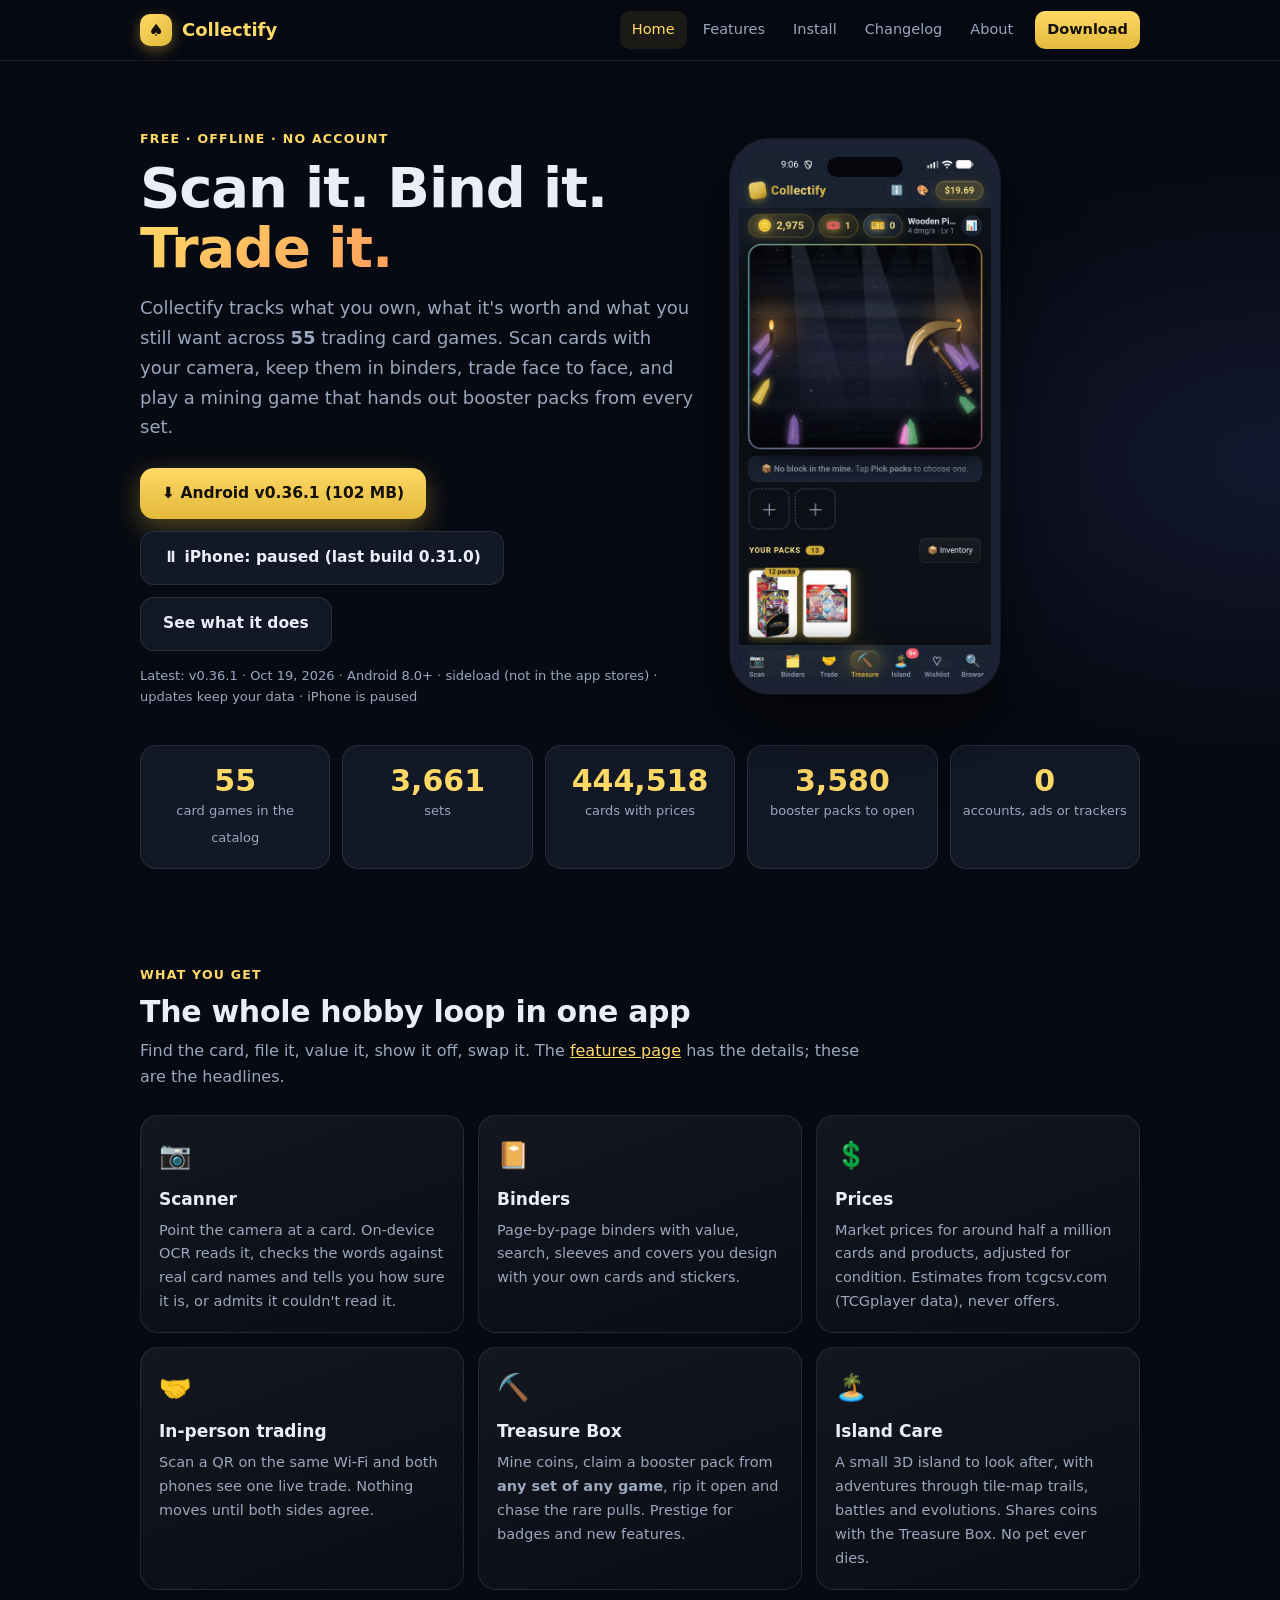
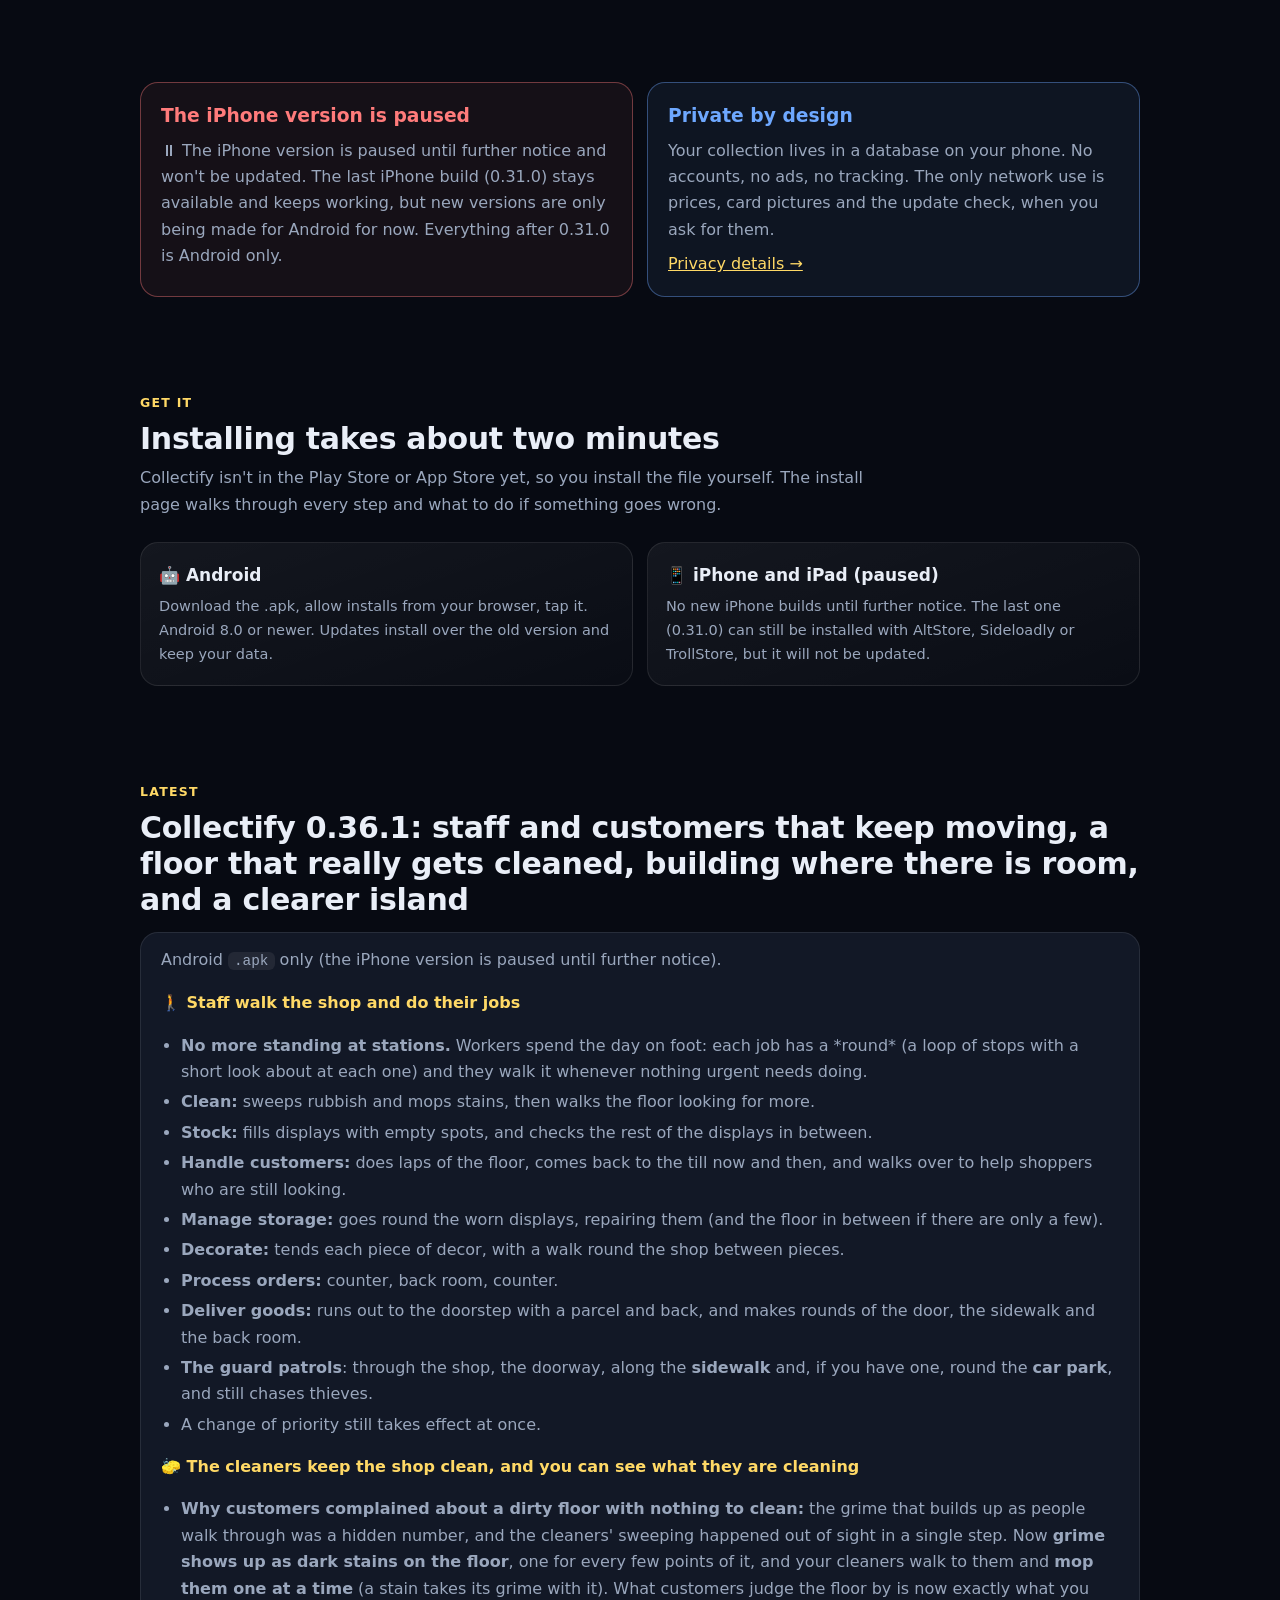
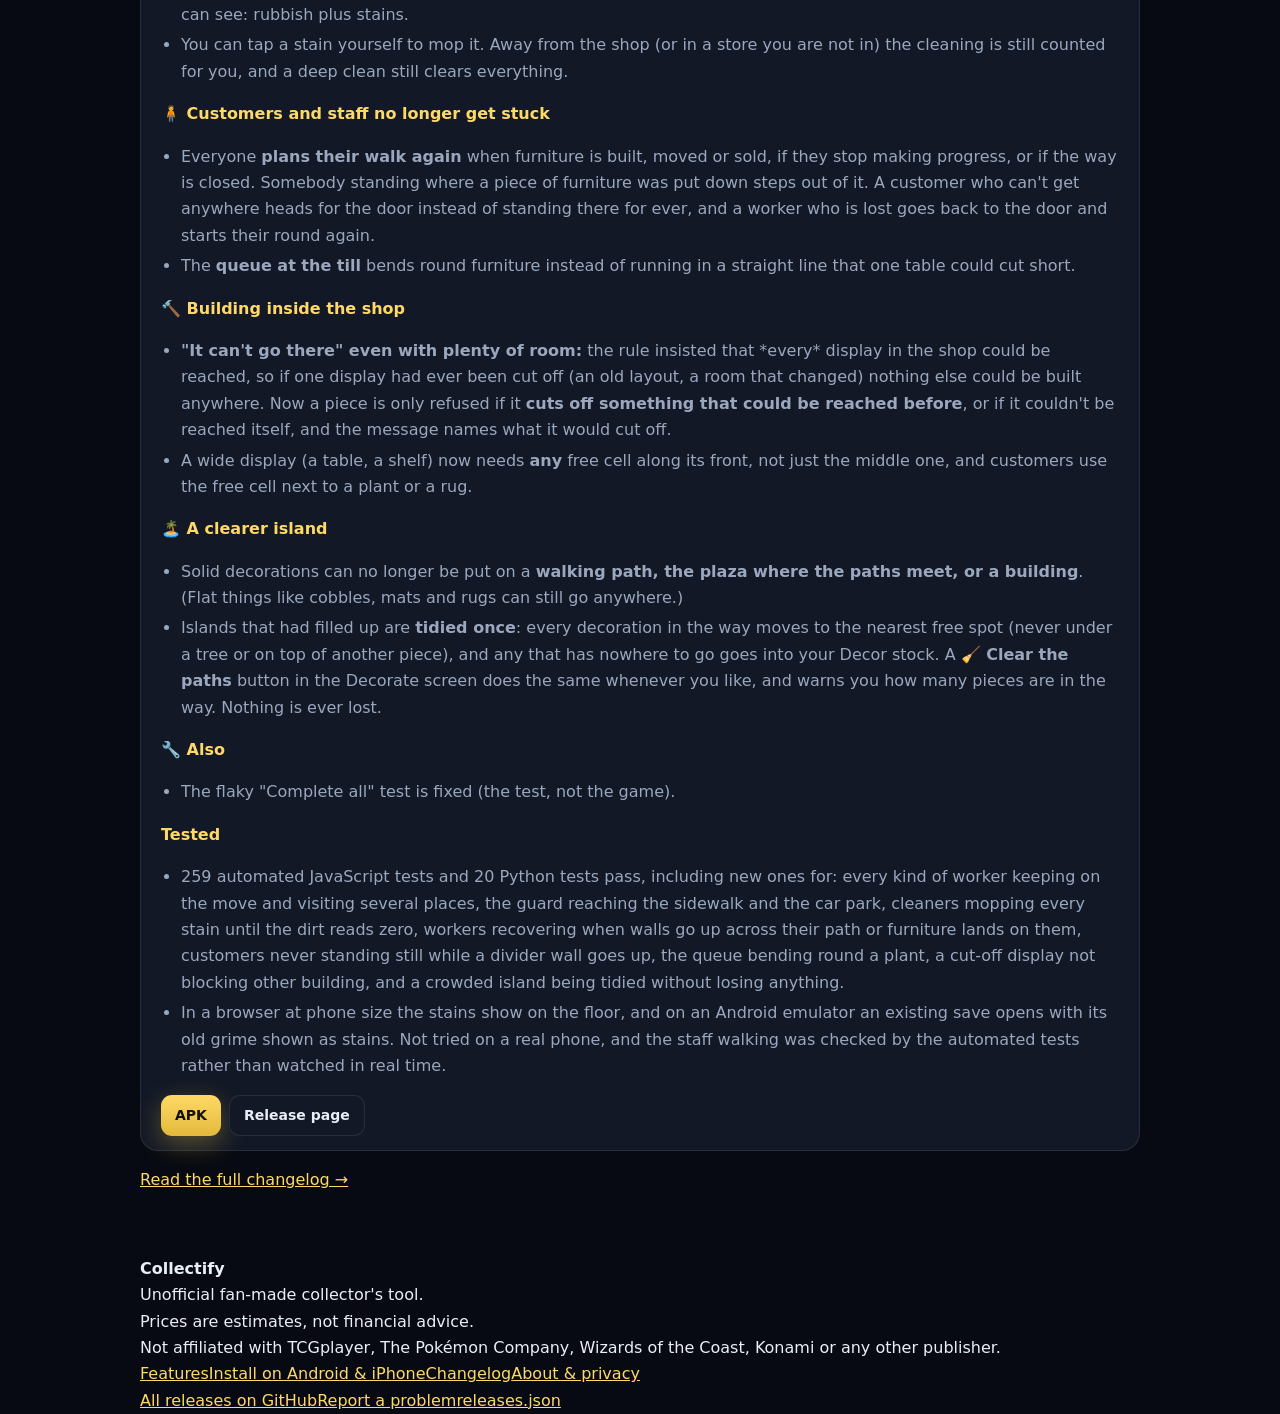
<file: docs/index.html>
<!doctype html>
<html lang="en">
<head>
<meta charset="utf-8">
<meta name="viewport" content="width=device-width, initial-scale=1">
<title>Collectify - scan, collect and trade your cards</title>
<meta name="description" content="Collectify is a free Android and iPhone app for trading-card collectors: scan cards, keep binders, track prices across dozens of TCGs, trade in person and play a mining game. The whole catalog is bundled, so it works offline.">
<meta name="theme-color" content="#070a12">
<link rel="stylesheet" href="site.css">
</head>
<body>
<div id="site-header"></div>
<main>
<div class="wrap">
  <div class="hero">
    <div>
      <span class="kicker">Free · offline · no account</span>
      <h1>Scan it. Bind it. <span>Trade it.</span></h1>
      <p class="lead">Collectify tracks what you own, what it's worth and what you still want across <b class="n-games">54</b> trading card games. Scan cards with your camera, keep them in binders, trade face to face, and play a mining game that hands out booster packs from every set.</p>
      <div class="btns">
        <a class="btn primary" id="dl-apk" href="install.html#android">⬇ Android (.apk)</a>
        <a class="btn" id="dl-ios" href="install.html#iphone">⏸ iPhone: paused</a>
        <a class="btn" href="features.html">See what it does</a>
      </div>
      <small id="hero-sub">Android 8.0+ · sideload (not in the app stores) · updates keep your data · iPhone is paused</small>
    </div>
    <div class="phone" id="phone"><div class="ph-empty">♠</div></div>
  </div>

  <section style="padding-top:10px">
    <div class="stats">
      <div class="stat"><b class="n-games">54</b><span>card games in the catalog</span></div>
      <div class="stat"><b id="s-sets">3,600+</b><span>sets</span></div>
      <div class="stat"><b id="s-cards">440,000+</b><span>cards with prices</span></div>
      <div class="stat"><b id="s-packs">3,454</b><span>booster packs to open</span></div>
      <div class="stat"><b>0</b><span>accounts, ads or trackers</span></div>
    </div>
  </section>

  <section>
    <span class="kicker">What you get</span>
    <h2>The whole hobby loop in one app</h2>
    <p class="lead">Find the card, file it, value it, show it off, swap it. The <a href="features.html">features page</a> has the details; these are the headlines.</p>
    <div class="grid">
      <div class="card"><div class="ic">📷</div><h3>Scanner</h3><p>Point the camera at a card. On-device OCR reads it, checks the words against real card names and tells you how sure it is, or admits it couldn't read it.</p></div>
      <div class="card"><div class="ic">📔</div><h3>Binders</h3><p>Page-by-page binders with value, search, sleeves and covers you design with your own cards and stickers.</p></div>
      <div class="card"><div class="ic">💲</div><h3>Prices</h3><p>Market prices for around half a million cards and products, adjusted for condition. Estimates from tcgcsv.com (TCGplayer data), never offers.</p></div>
      <div class="card"><div class="ic">🤝</div><h3>In-person trading</h3><p>Scan a QR on the same Wi-Fi and both phones see one live trade. Nothing moves until both sides agree.</p></div>
      <div class="card"><div class="ic">⛏️</div><h3>Treasure Box</h3><p>Mine coins, claim a booster pack from <b>any set of any game</b>, rip it open and chase the rare pulls. Prestige for badges and new features.</p></div>
      <div class="card"><div class="ic">🏝️</div><h3>Island Care</h3><p>A small 3D island to look after, with adventures through tile-map trails, battles and evolutions. Shares coins with the Treasure Box. No pet ever dies.</p></div>
    </div>
  </section>

  <section>
    <div class="grid two">
      <div class="callout warn"><h3>The iPhone version is paused</h3><p>⏸ The iPhone version is paused until further notice and won't be updated. The last iPhone build (0.31.0) stays available and keeps working, but new versions are only being made for Android for now. Everything after 0.31.0 is Android only.</p></div>
      <div class="callout blue"><h3>Private by design</h3><p>Your collection lives in a database on your phone. No accounts, no ads, no tracking. The only network use is prices, card pictures and the update check, when you ask for them.</p><p><a href="about.html#privacy">Privacy details →</a></p></div>
    </div>
  </section>

  <section>
    <span class="kicker">Get it</span>
    <h2>Installing takes about two minutes</h2>
    <p class="lead">Collectify isn't in the Play Store or App Store yet, so you install the file yourself. The install page walks through every step and what to do if something goes wrong.</p>
    <div class="grid two">
      <a class="card" href="install.html#android"><h3>🤖 Android</h3><p>Download the .apk, allow installs from your browser, tap it. Android 8.0 or newer. Updates install over the old version and keep your data.</p></a>
      <a class="card" href="install.html#iphone"><h3>📱 iPhone and iPad (paused)</h3><p>No new iPhone builds until further notice. The last one (0.31.0) can still be installed with AltStore, Sideloadly or TrollStore, but it will not be updated.</p></a>
    </div>
  </section>

  <section>
    <span class="kicker">Latest</span>
    <h2 id="rel-title">Latest release</h2>
    <div id="rel-box" class="rel"><div class="md"><p>Loading…</p></div></div>
    <p><a href="changelog.html">Read the full changelog →</a></p>
  </section>
</div>
</main>
<div id="site-footer"></div>
<script src="site.js"></script>
<script>
(function () {
  var S = window.Site;
  S.releases().then(function (list) {
    var r = list[0]; if (!r) return;
    var a = document.getElementById("dl-apk"), i = document.getElementById("dl-ios");
    a.href = r.download; a.textContent = "⬇ Android v" + r.version + " (" + S.fmtSize(r.size) + ")";
    i.textContent = "⏸ iPhone: paused (last build 0.31.0)";
    document.getElementById("hero-sub").textContent = "Latest: v" + r.version + (r.date ? " · " + S.fmtDate(r.date) : "") + " · Android 8.0+ · sideload (not in the app stores) · updates keep your data · iPhone is paused";
    var first = (r.notes || "").split(/\r?\n/).filter(function (l) { return /^##?\s/.test(l); })[0];
    document.getElementById("rel-title").textContent = first ? first.replace(/^#+\s*/, "") : "v" + r.version;
    document.getElementById("rel-box").innerHTML = '<div class="md">' + S.md(r.notes) + '</div><div class="files"><a class="btn small primary" href="' + r.download + '">APK</a>' + '<a class="btn small" href="' + r.url + '">Release page</a></div>';
  }).catch(function () { document.getElementById("hero-sub").textContent = "Couldn't load release data; see the install page."; });
  fetch("stats.json").then(function (r) { return r.json(); }).then(function (s) {
    document.querySelectorAll(".n-games").forEach(function (e) { e.textContent = s.games; });
    document.getElementById("s-sets").textContent = s.sets.toLocaleString();
    document.getElementById("s-cards").textContent = s.cards.toLocaleString();
    document.getElementById("s-packs").textContent = s.packs.toLocaleString();
  }).catch(function () {});
  var shots = ["shots/collection.jpg", "shots/scanner.jpg", "shots/game.jpg", "shots/trade.jpg", "shots/island.jpg"], loaded = [], phone = document.getElementById("phone");
  shots.forEach(function (src) {
    var im = new Image();
    im.onload = function () { var e = phone.querySelector(".ph-empty"); if (e) phone.removeChild(e); phone.appendChild(im); loaded.push(im); if (loaded.length === 1) im.className = "on"; };
    im.alt = "Collectify screenshot"; im.src = src;
  });
  setInterval(function () { if (loaded.length < 2) return; var k = loaded.findIndex(function (x) { return x.className === "on"; }); loaded[k].className = ""; loaded[(k + 1) % loaded.length].className = "on"; }, 3500);
})();
</script>
</body>
</html>
</file>
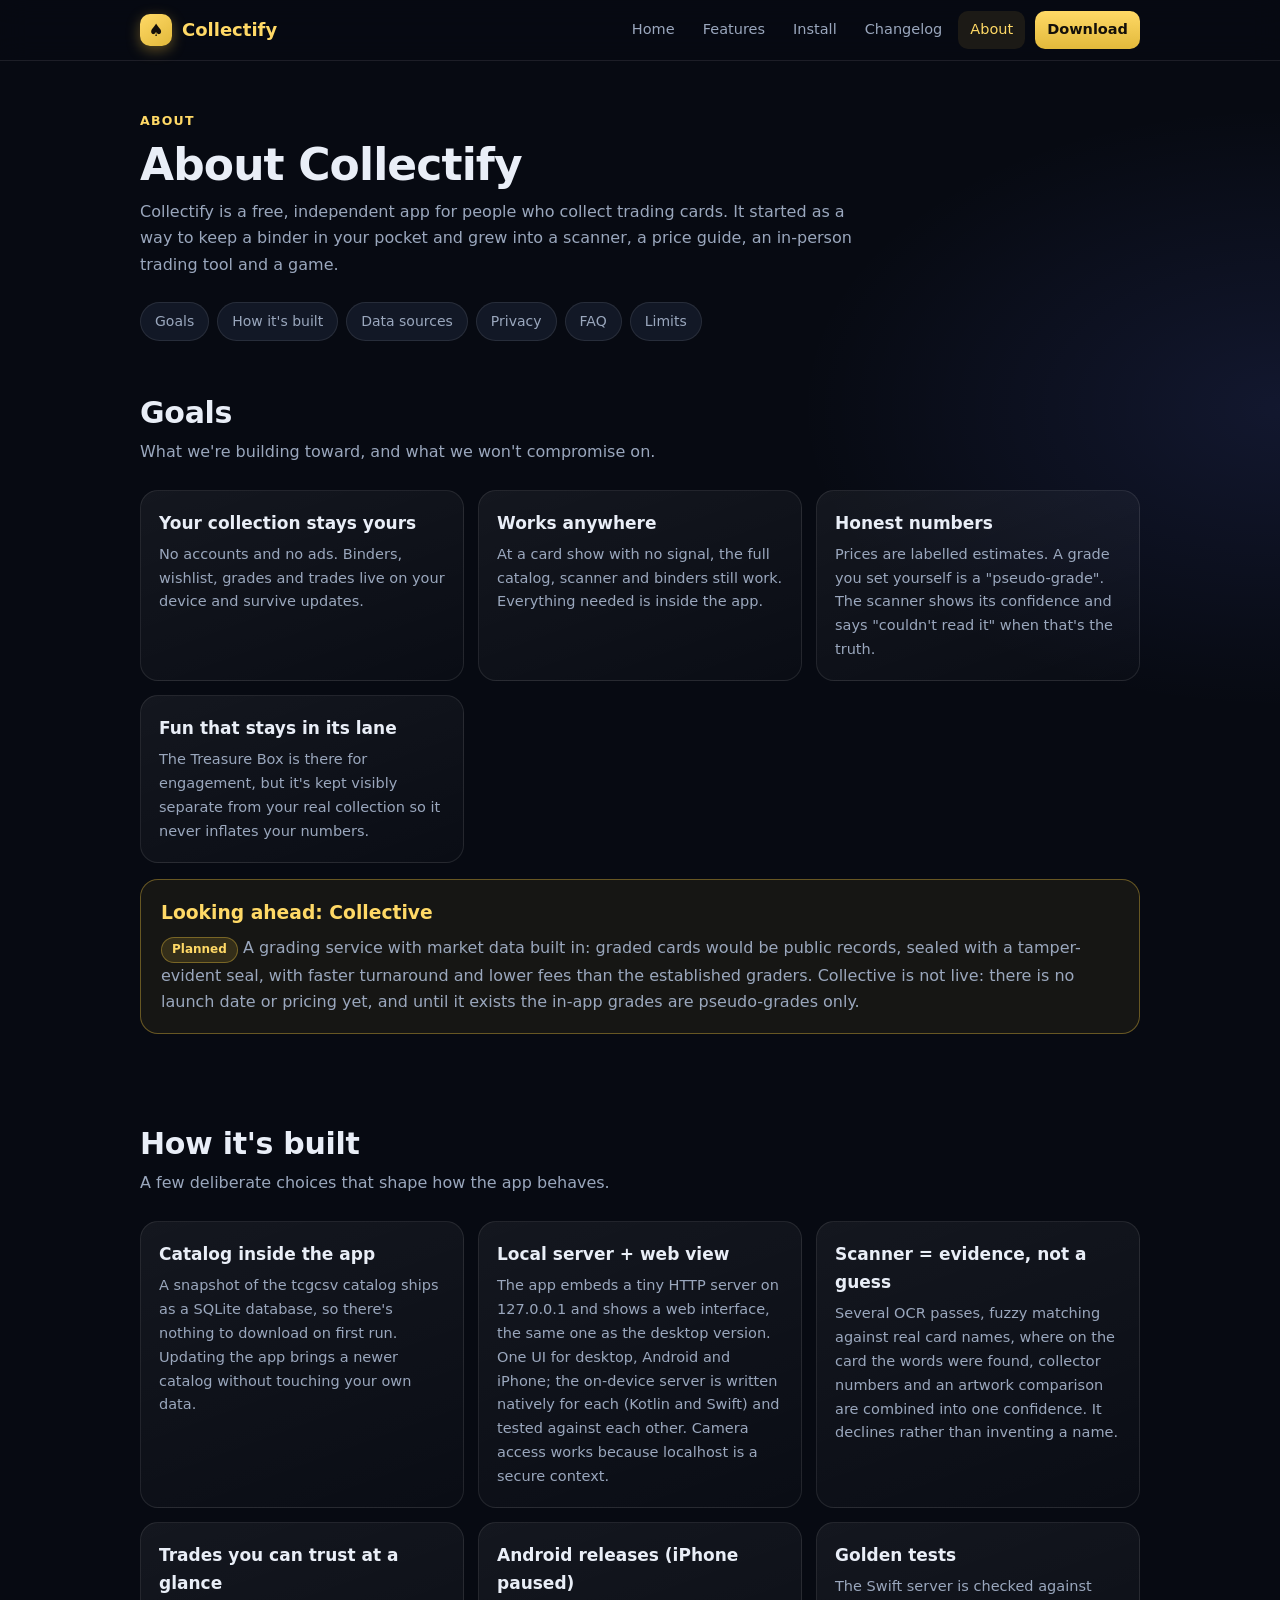
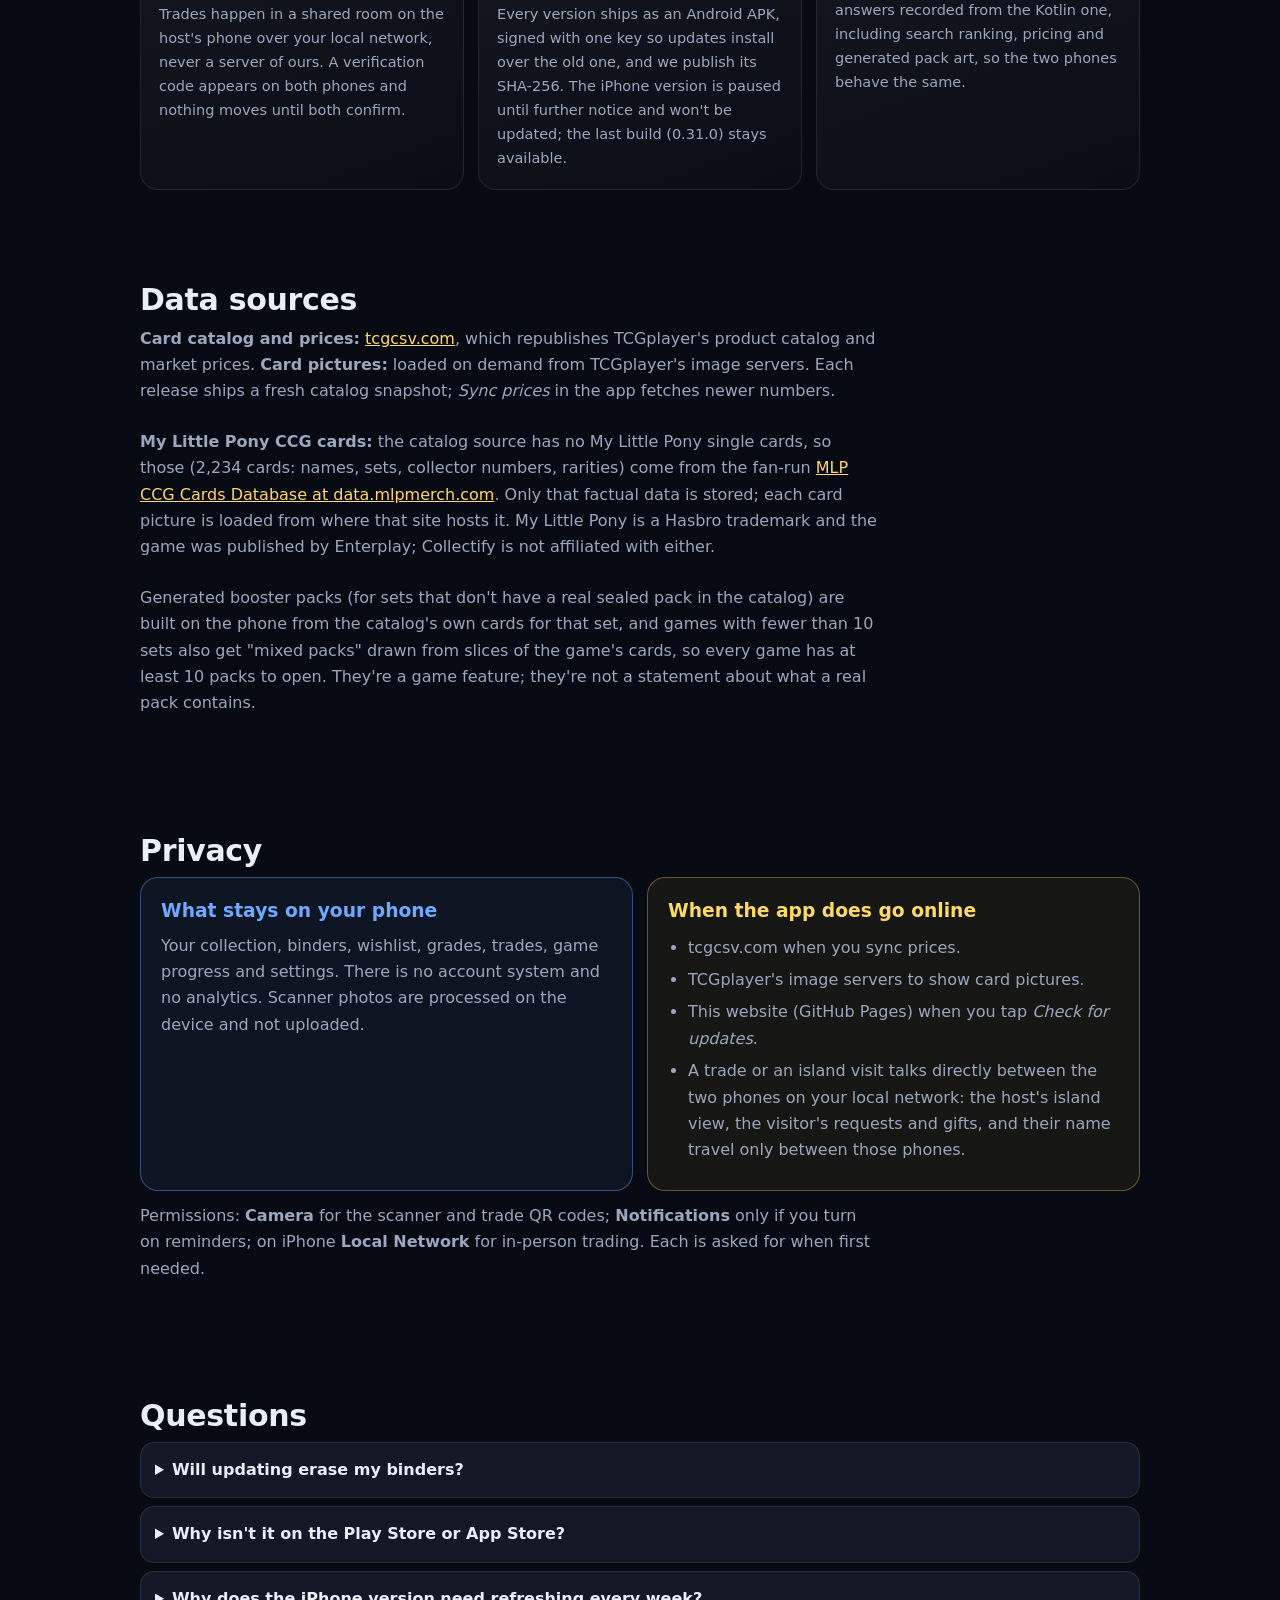
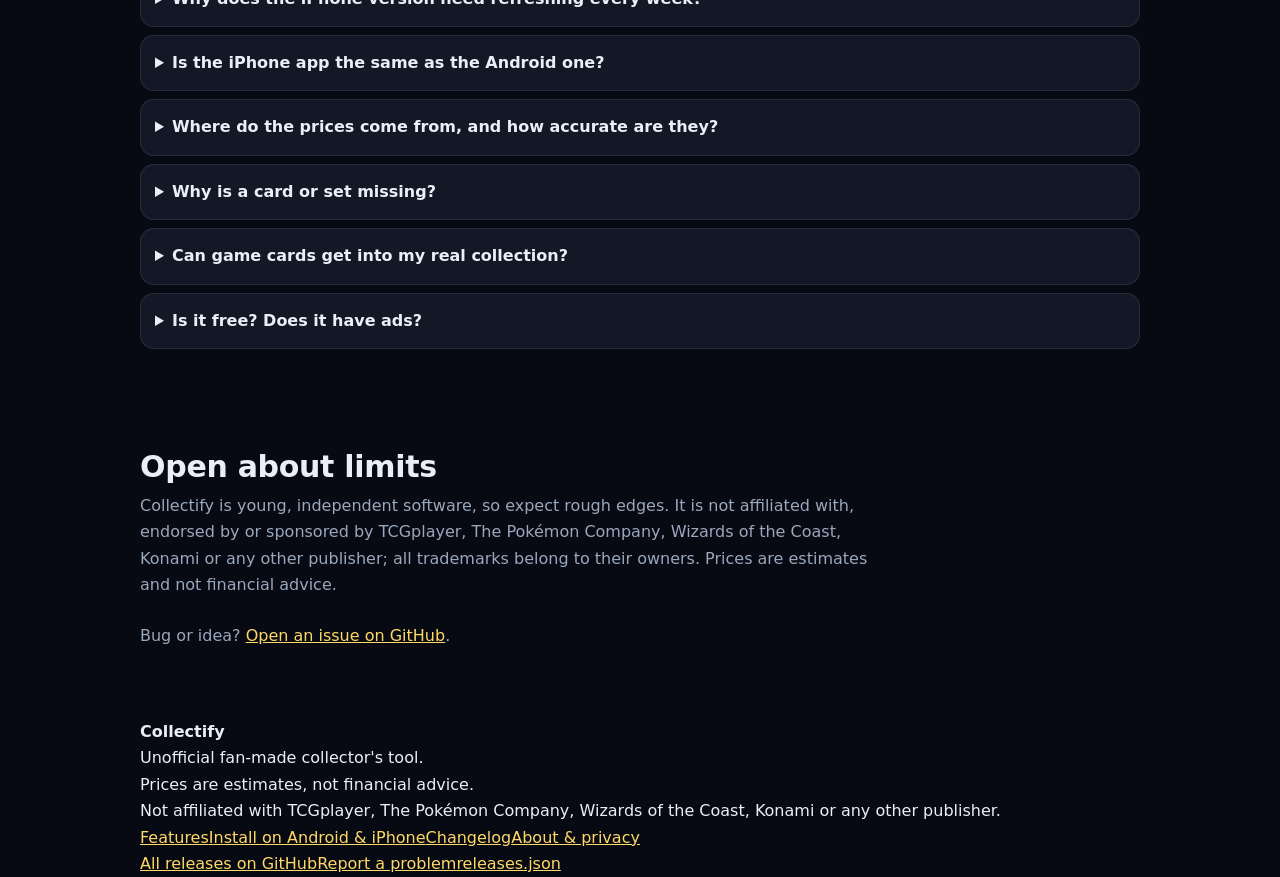
<file: docs/about.html>
<!doctype html>
<html lang="en">
<head>
<meta charset="utf-8">
<meta name="viewport" content="width=device-width, initial-scale=1">
<title>About Collectify - goals, how it's built, privacy and FAQ</title>
<meta name="description" content="What Collectify is for, how it's built (Kotlin and Swift servers, one web interface), what data it uses, privacy details and frequently asked questions.">
<meta name="theme-color" content="#070a12">
<link rel="stylesheet" href="site.css">
</head>
<body>
<div id="site-header"></div>
<main>
<div class="wrap">
  <div class="pagehead">
    <span class="kicker">About</span>
    <h1>About Collectify</h1>
    <p class="lead">Collectify is a free, independent app for people who collect trading cards. It started as a way to keep a binder in your pocket and grew into a scanner, a price guide, an in-person trading tool and a game.</p>
    <div class="toc"><a href="#goals">Goals</a><a href="#built">How it's built</a><a href="#data">Data sources</a><a href="#privacy">Privacy</a><a href="#faq">FAQ</a><a href="#limits">Limits</a></div>
  </div>

  <section id="goals">
    <h2>Goals</h2>
    <p class="lead">What we're building toward, and what we won't compromise on.</p>
    <div class="grid">
      <div class="card"><h3>Your collection stays yours</h3><p>No accounts and no ads. Binders, wishlist, grades and trades live on your device and survive updates.</p></div>
      <div class="card"><h3>Works anywhere</h3><p>At a card show with no signal, the full catalog, scanner and binders still work. Everything needed is inside the app.</p></div>
      <div class="card"><h3>Honest numbers</h3><p>Prices are labelled estimates. A grade you set yourself is a "pseudo-grade". The scanner shows its confidence and says "couldn't read it" when that's the truth.</p></div>
      <div class="card"><h3>Fun that stays in its lane</h3><p>The Treasure Box is there for engagement, but it's kept visibly separate from your real collection so it never inflates your numbers.</p></div>
    </div>
    <div class="callout" style="margin-top:16px"><h3>Looking ahead: Collective</h3><p><span class="pill">Planned</span> A grading service with market data built in: graded cards would be public records, sealed with a tamper-evident seal, with faster turnaround and lower fees than the established graders. Collective is not live: there is no launch date or pricing yet, and until it exists the in-app grades are pseudo-grades only.</p></div>
  </section>

  <section id="built">
    <h2>How it's built</h2>
    <p class="lead">A few deliberate choices that shape how the app behaves.</p>
    <div class="grid">
      <div class="card"><h3>Catalog inside the app</h3><p>A snapshot of the tcgcsv catalog ships as a SQLite database, so there's nothing to download on first run. Updating the app brings a newer catalog without touching your own data.</p></div>
      <div class="card"><h3>Local server + web view</h3><p>The app embeds a tiny HTTP server on 127.0.0.1 and shows a web interface, the same one as the desktop version. One UI for desktop, Android and iPhone; the on-device server is written natively for each (Kotlin and Swift) and tested against each other. Camera access works because localhost is a secure context.</p></div>
      <div class="card"><h3>Scanner = evidence, not a guess</h3><p>Several OCR passes, fuzzy matching against real card names, where on the card the words were found, collector numbers and an artwork comparison are combined into one confidence. It declines rather than inventing a name.</p></div>
      <div class="card"><h3>Trades you can trust at a glance</h3><p>Trades happen in a shared room on the host's phone over your local network, never a server of ours. A verification code appears on both phones and nothing moves until both confirm.</p></div>
      <div class="card"><h3>Android releases (iPhone paused)</h3><p>Every version ships as an Android APK, signed with one key so updates install over the old one, and we publish its SHA-256. The iPhone version is paused until further notice and won't be updated; the last build (0.31.0) stays available.</p></div>
      <div class="card"><h3>Golden tests</h3><p>The Swift server is checked against answers recorded from the Kotlin one, including search ranking, pricing and generated pack art, so the two phones behave the same.</p></div>
    </div>
  </section>

  <section id="data">
    <h2>Data sources</h2>
    <p class="lead"><b>Card catalog and prices:</b> <a href="https://tcgcsv.com" rel="noopener">tcgcsv.com</a>, which republishes TCGplayer's product catalog and market prices. <b>Card pictures:</b> loaded on demand from TCGplayer's image servers. Each release ships a fresh catalog snapshot; <i>Sync prices</i> in the app fetches newer numbers.</p>
    <p class="lead"><b>My Little Pony CCG cards:</b> the catalog source has no My Little Pony single cards, so those (2,234 cards: names, sets, collector numbers, rarities) come from the fan-run <a href="https://data.mlpmerch.com/ccg/" rel="noopener">MLP CCG Cards Database at data.mlpmerch.com</a>. Only that factual data is stored; each card picture is loaded from where that site hosts it. My Little Pony is a Hasbro trademark and the game was published by Enterplay; Collectify is not affiliated with either.</p>
    <p class="lead">Generated booster packs (for sets that don't have a real sealed pack in the catalog) are built on the phone from the catalog's own cards for that set, and games with fewer than 10 sets also get "mixed packs" drawn from slices of the game's cards, so every game has at least 10 packs to open. They're a game feature; they're not a statement about what a real pack contains.</p>
  </section>

  <section id="privacy">
    <h2>Privacy</h2>
    <div class="grid two">
      <div class="callout blue"><h3>What stays on your phone</h3><p>Your collection, binders, wishlist, grades, trades, game progress and settings. There is no account system and no analytics. Scanner photos are processed on the device and not uploaded.</p></div>
      <div class="callout"><h3>When the app does go online</h3><ul class="plain"><li>tcgcsv.com when you sync prices.</li><li>TCGplayer's image servers to show card pictures.</li><li>This website (GitHub Pages) when you tap <i>Check for updates</i>.</li><li>A trade or an island visit talks directly between the two phones on your local network: the host's island view, the visitor's requests and gifts, and their name travel only between those phones.</li></ul></div>
    </div>
    <p class="lead" style="margin-top:12px">Permissions: <b>Camera</b> for the scanner and trade QR codes; <b>Notifications</b> only if you turn on reminders; on iPhone <b>Local Network</b> for in-person trading. Each is asked for when first needed.</p>
  </section>

  <section id="faq">
    <h2>Questions</h2>
    <details><summary>Will updating erase my binders?</summary><p>No. Updates install over the existing app and keep your data, as long as the file is one of ours (same signing key on Android, same Apple ID on iPhone). Don't uninstall or delete the app first: that does remove local data.</p></details>
    <details><summary>Why isn't it on the Play Store or App Store?</summary><p>It's distributed as a direct download for now. That's why Android asks you to allow installing it and why the iPhone build is installed with a sideloading tool. See the <a href="install.html">install page</a>.</p></details>
    <details><summary>Why does the iPhone version need refreshing every week?</summary><p>Apple signs sideloaded apps from a free Apple ID for 7 days. AltStore can refresh it for you automatically; Sideloadly needs a manual re-install; TrollStore doesn't expire. Your data is kept each time. The in-app About panel shows how long you have left.</p></details>
    <details><summary>Is the iPhone app the same as the Android one?</summary><p><b>The iPhone version is paused until further notice and won't be updated.</b> The last build (0.31.0) has the same interface, catalog and features as Android had then, but nothing newer will come to it for now. Same web interface, same on-device catalog. The server underneath is a Swift port of the Android one, checked against it with tests. The iPhone build is newer and has had less real-device testing, so tell us if something misbehaves.</p></details>
    <details><summary>Where do the prices come from, and how accurate are they?</summary><p>tcgcsv.com (TCGplayer data). Treat them as estimates; condition adjustments are approximate and thinly traded cards can swing a lot.</p></details>
    <details><summary>Why is a card or set missing?</summary><p>The catalog follows tcgcsv. A brand-new set can take a while to appear, and each release ships a newer snapshot. If something looks wrong, <a href="https://github.com/unaveragetech/collectify-app/issues">open an issue</a>.</p></details>
    <details><summary>Can game cards get into my real collection?</summary><p>No. Cards from the Treasure Box are badged, never count toward your collection's value, and trade only as <b>DIGITAL</b> cards.</p></details>
    <details><summary>Is it free? Does it have ads?</summary><p>It is free, and today it has no ads. Coins in the game can't be bought. A later Android version may add small, non-intrusive ads from Google AdMob (one banner under the app, and an occasional ad when you open it) with a one-time purchase to remove them. If that ships, this page and the privacy section will say exactly what changes, and the app asks for your consent where the law requires it.</p></details>
  </section>

  <section id="limits">
    <h2>Open about limits</h2>
    <p class="lead">Collectify is young, independent software, so expect rough edges. It is not affiliated with, endorsed by or sponsored by TCGplayer, The Pokémon Company, Wizards of the Coast, Konami or any other publisher; all trademarks belong to their owners. Prices are estimates and not financial advice.</p>
    <p class="lead">Bug or idea? <a href="https://github.com/unaveragetech/collectify-app/issues">Open an issue on GitHub</a>.</p>
  </section>
</div>
</main>
<div id="site-footer"></div>
<script src="site.js"></script>
</body>
</html>
</file>
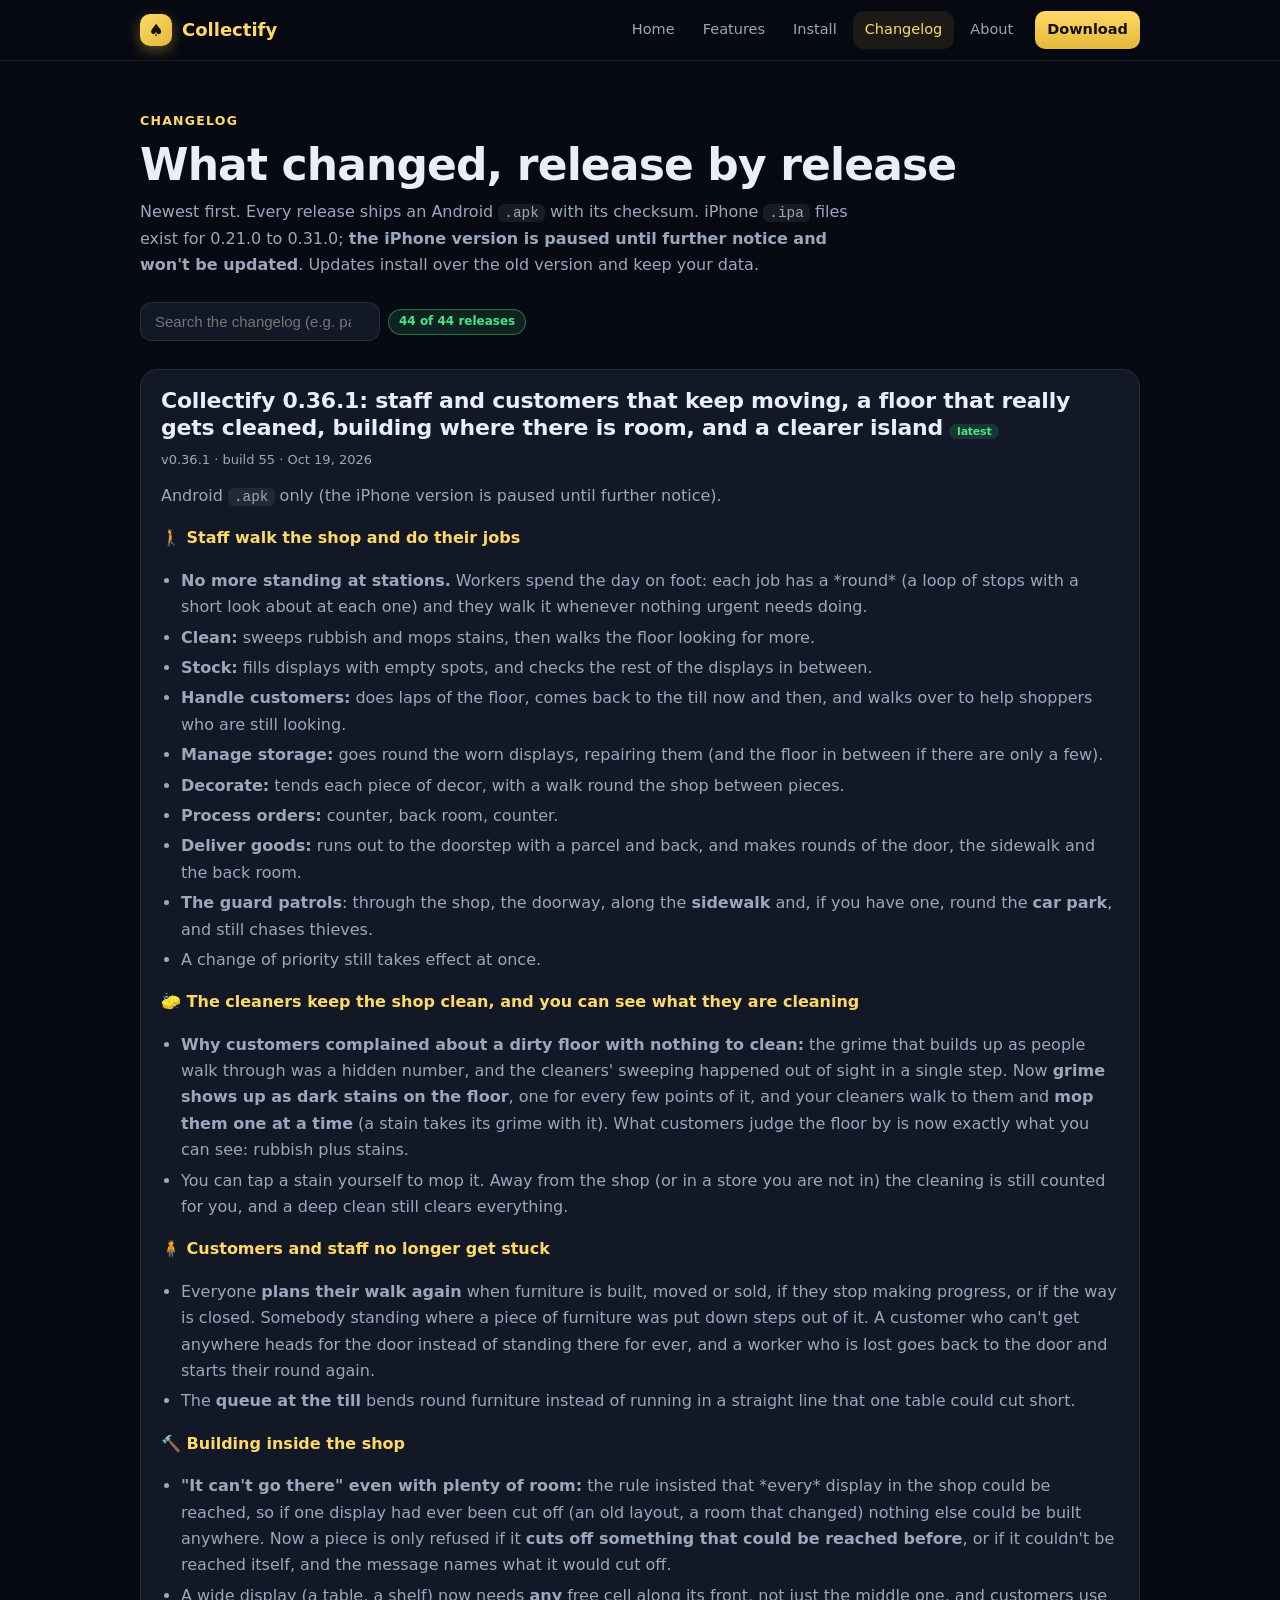
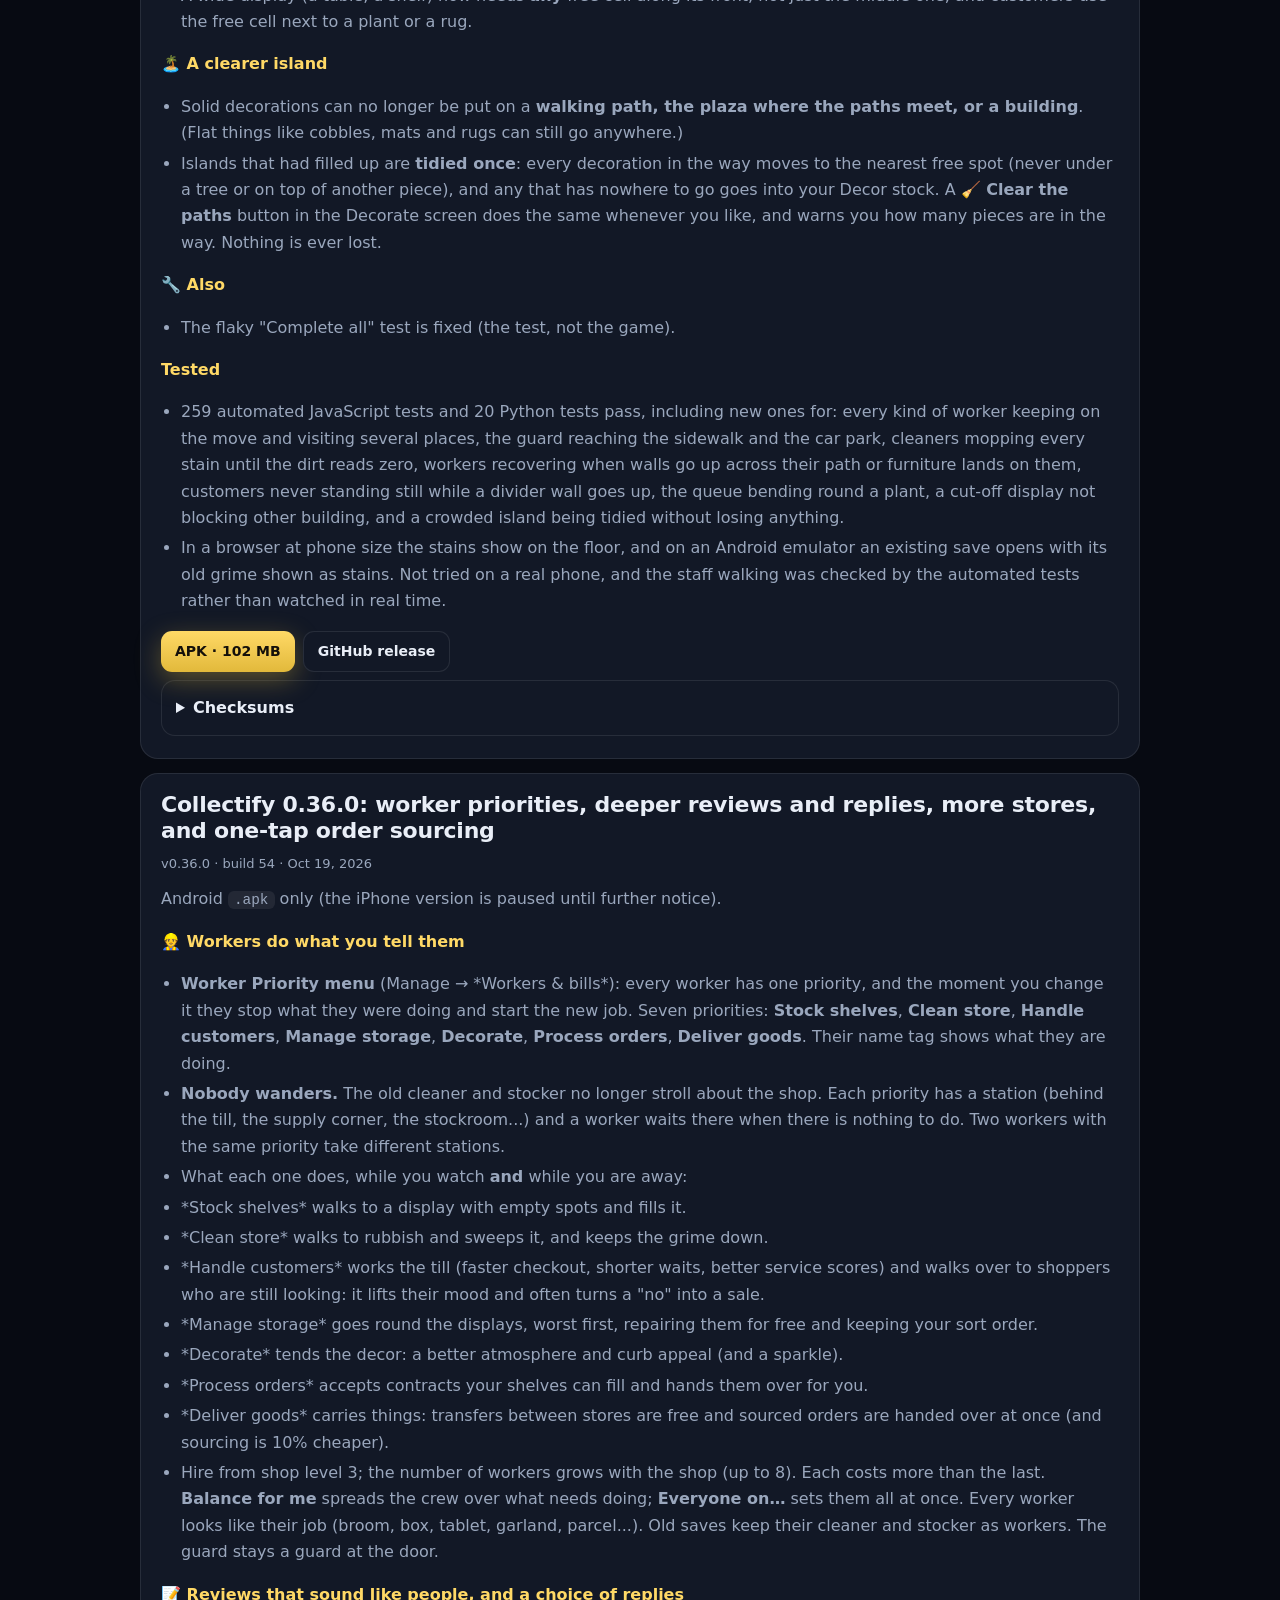
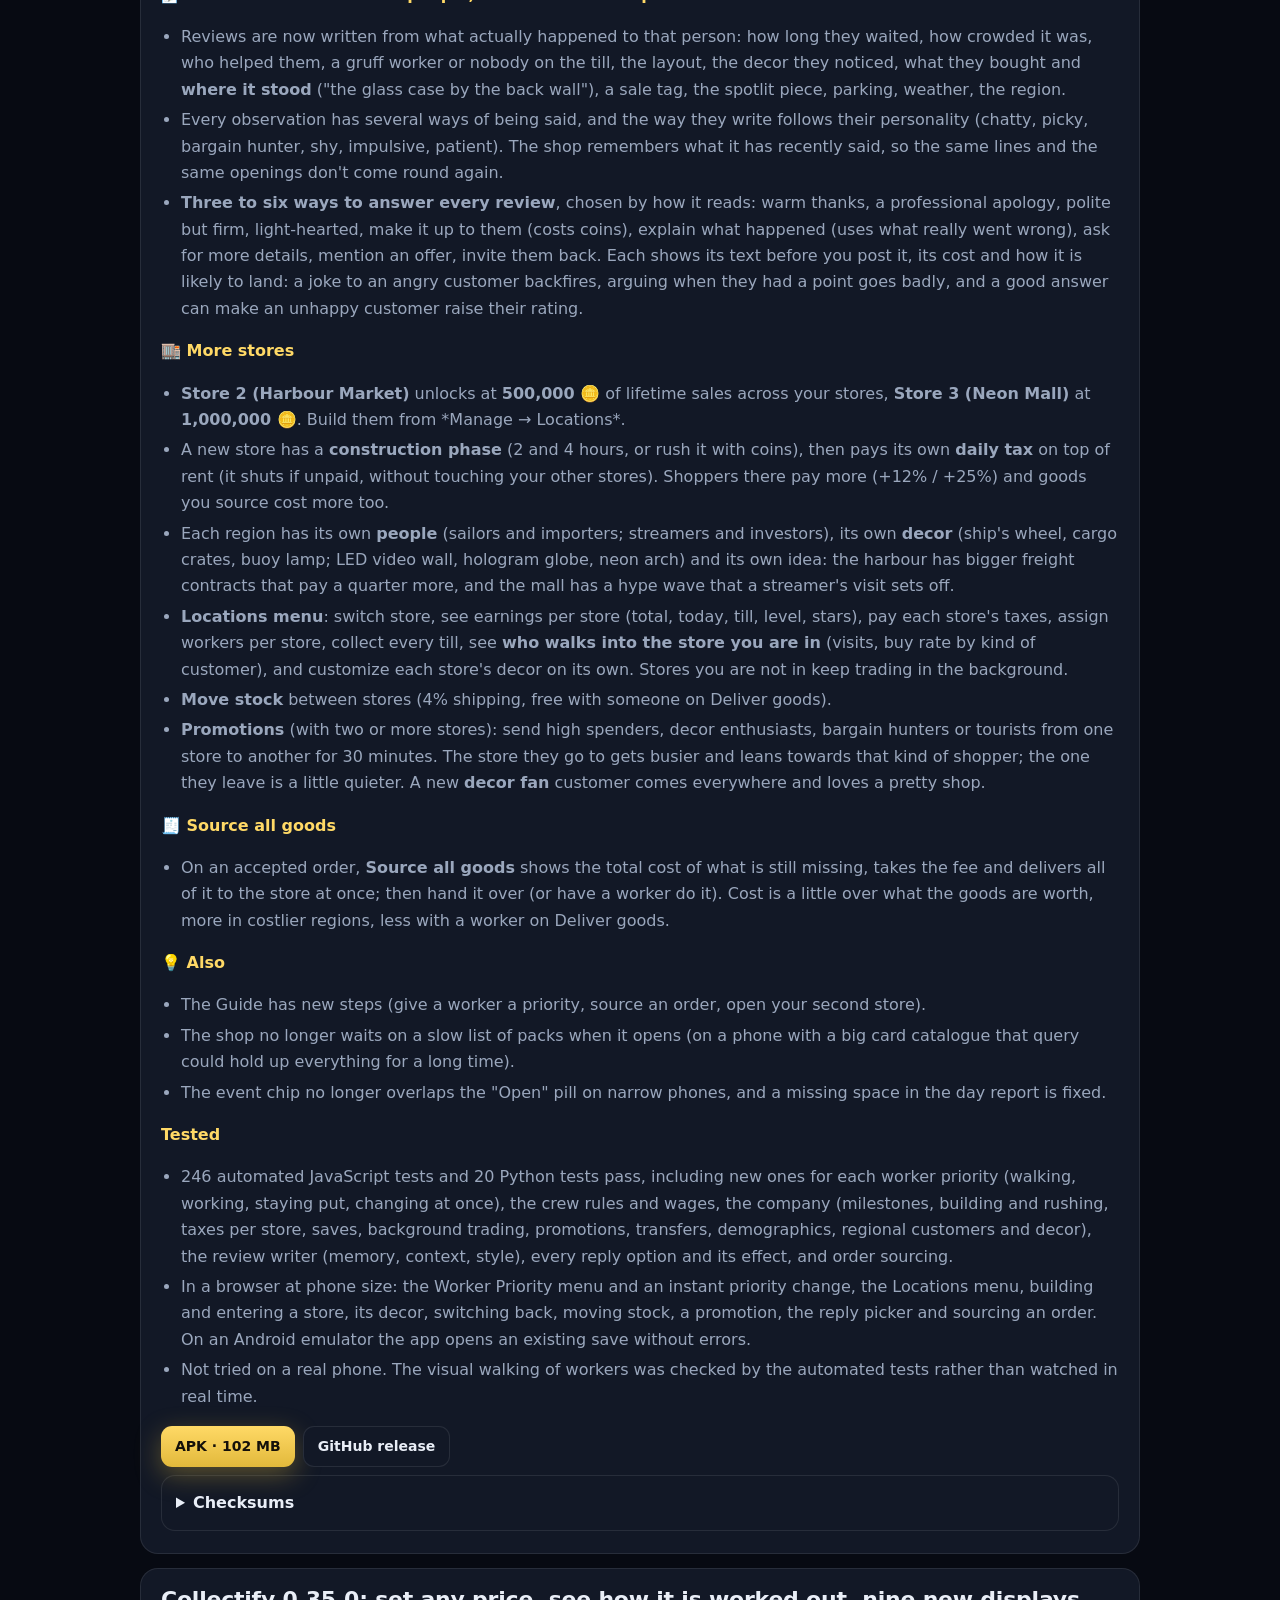
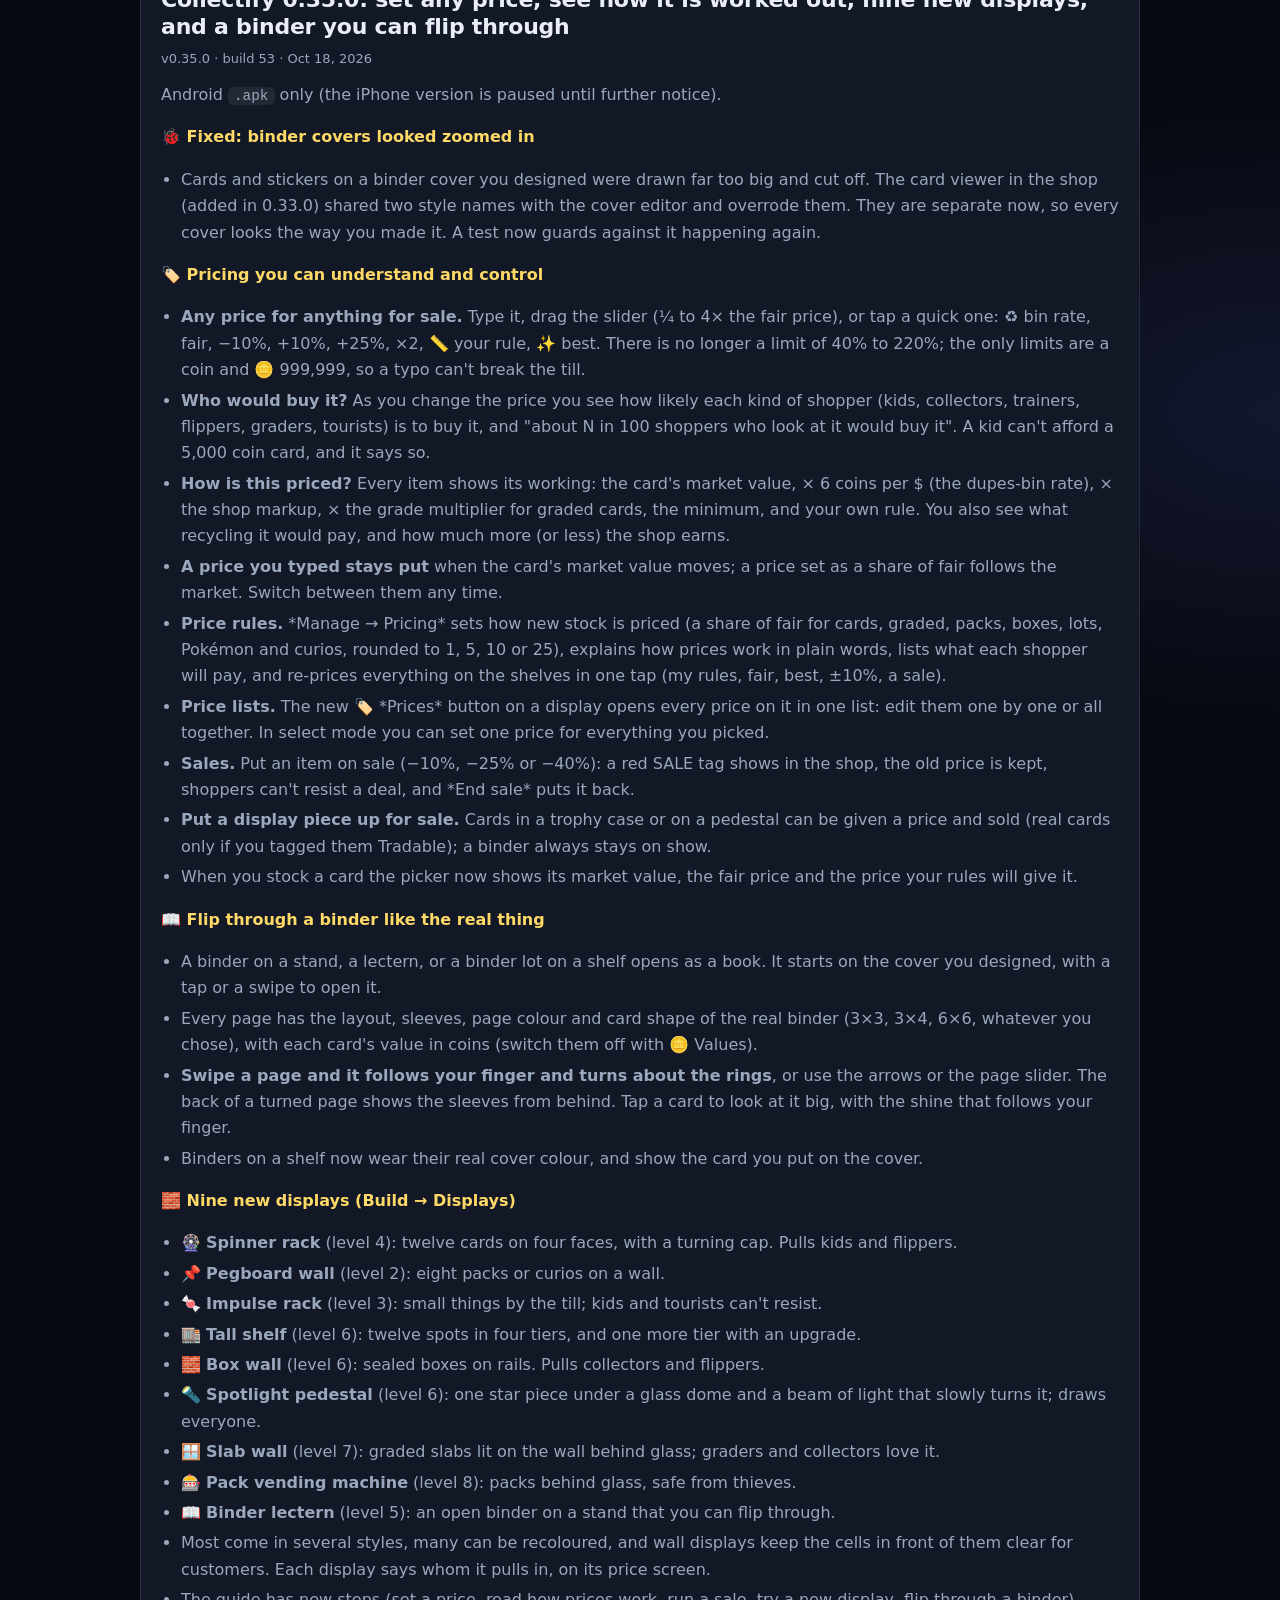
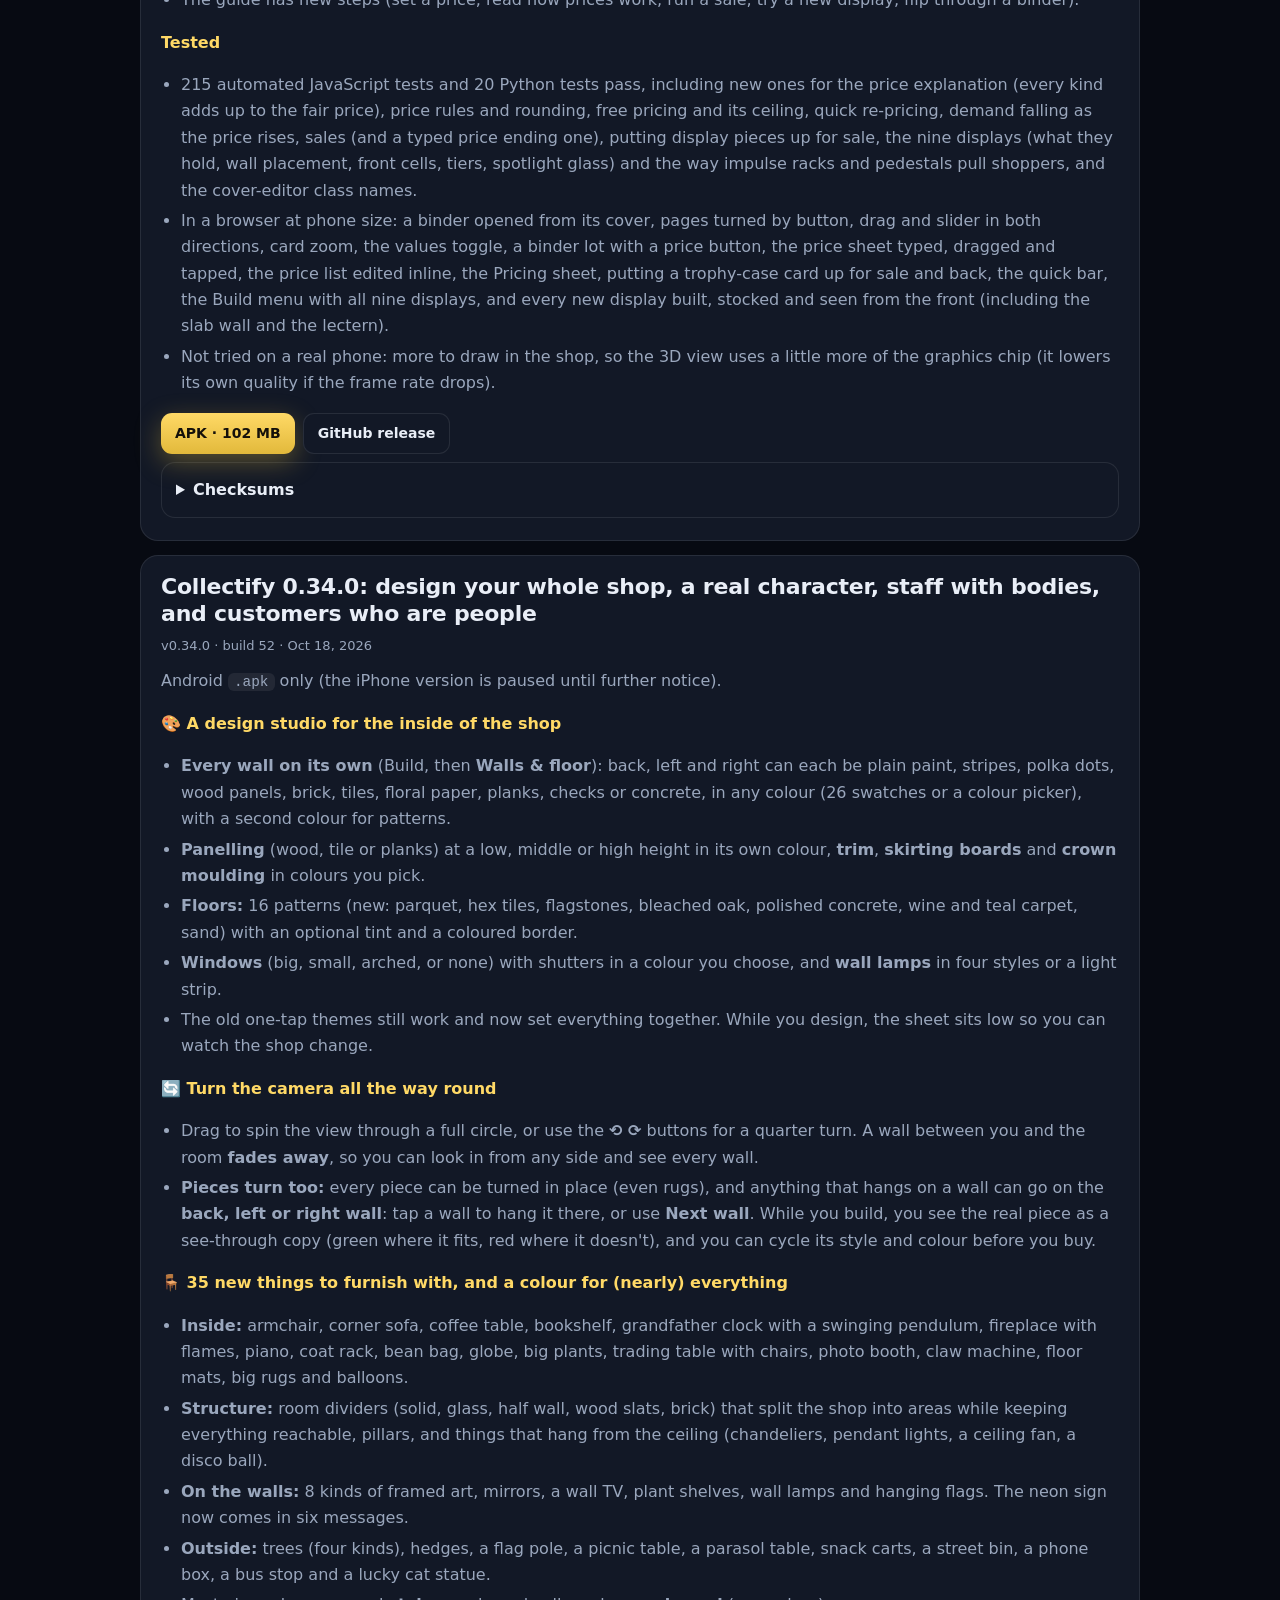
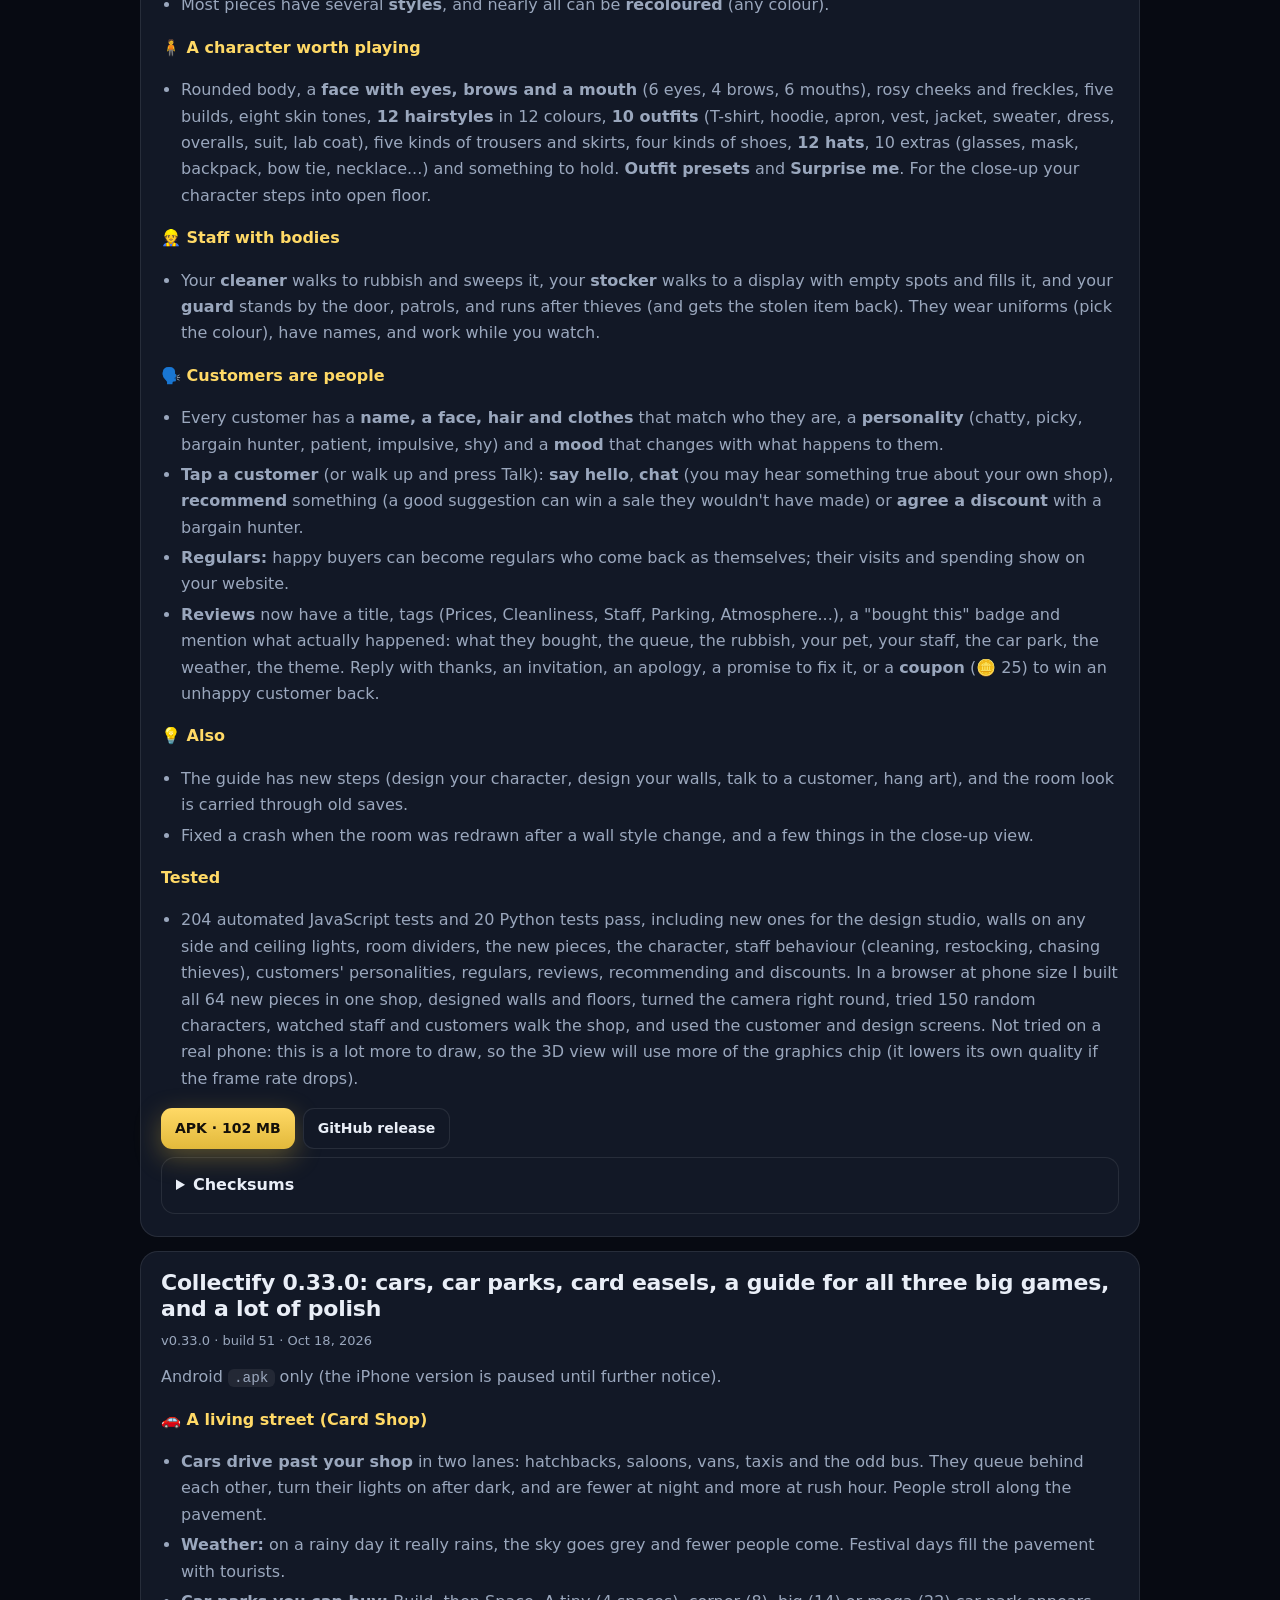
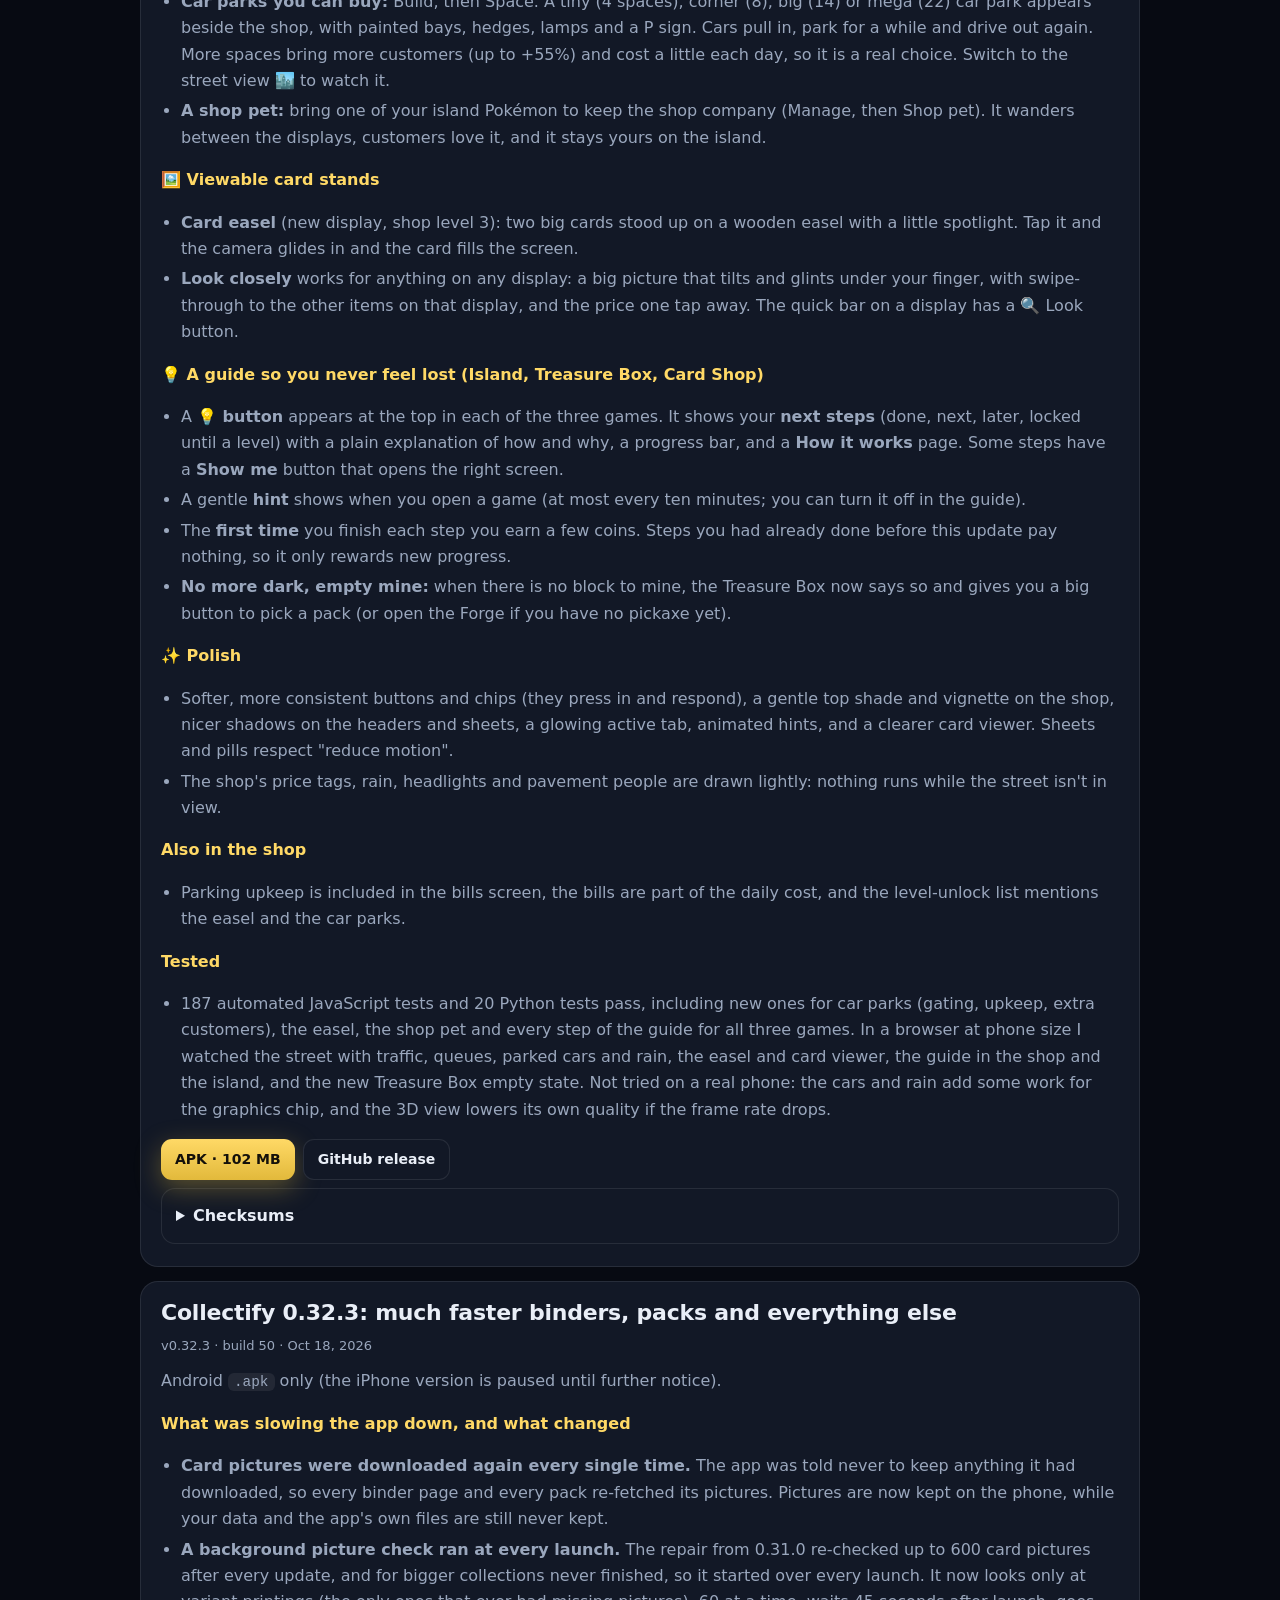
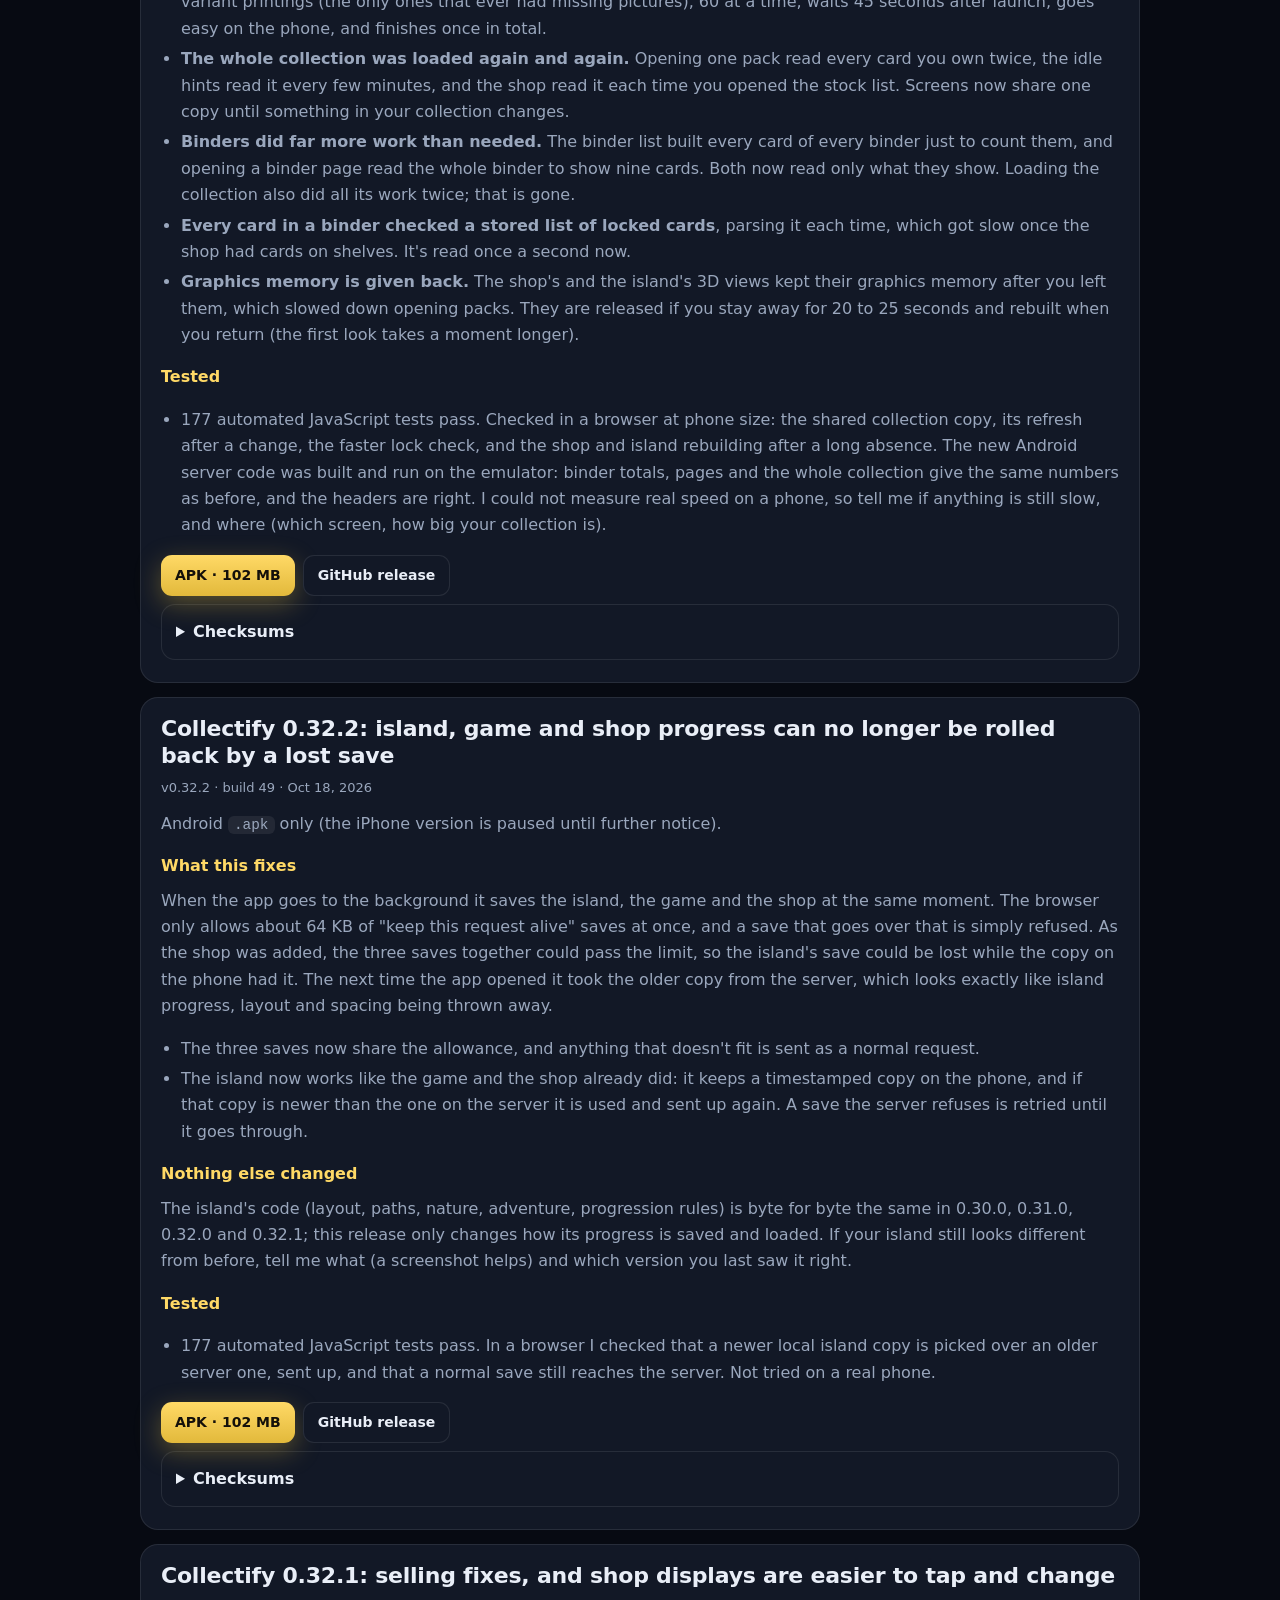
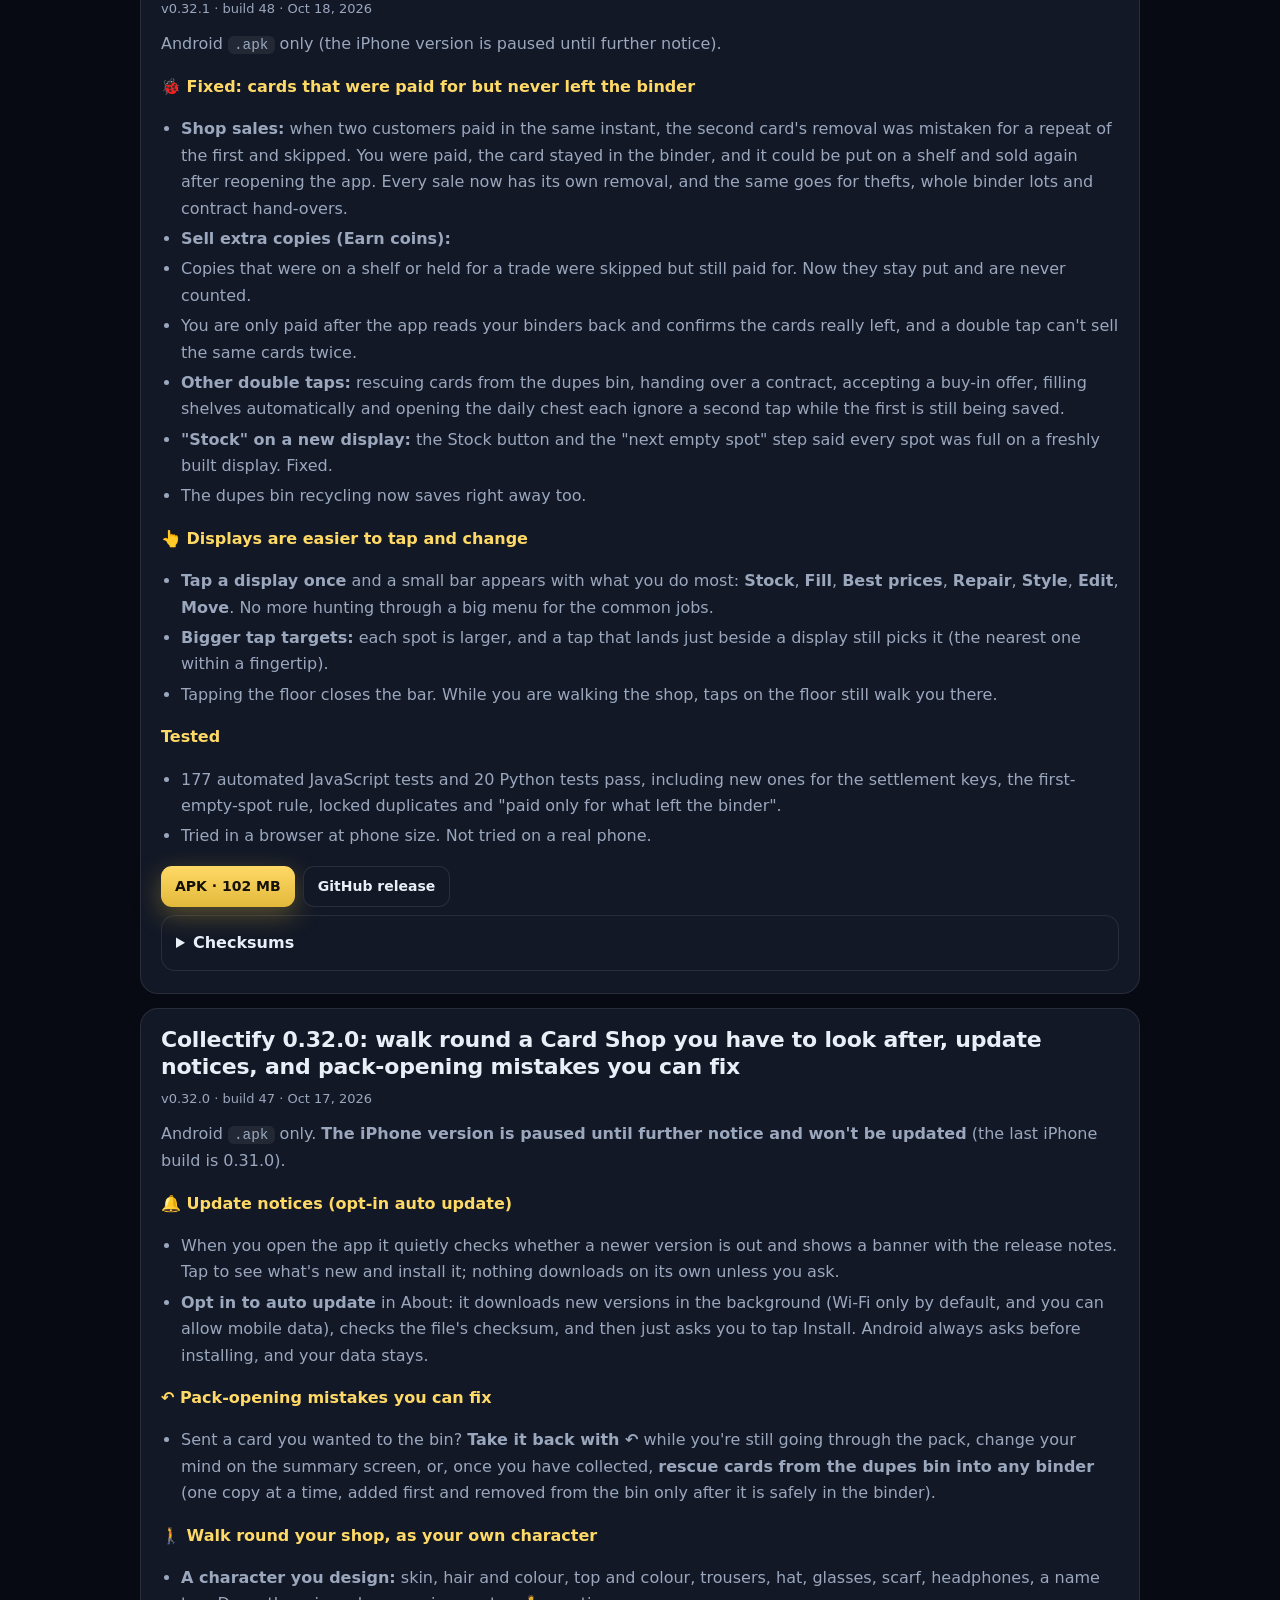
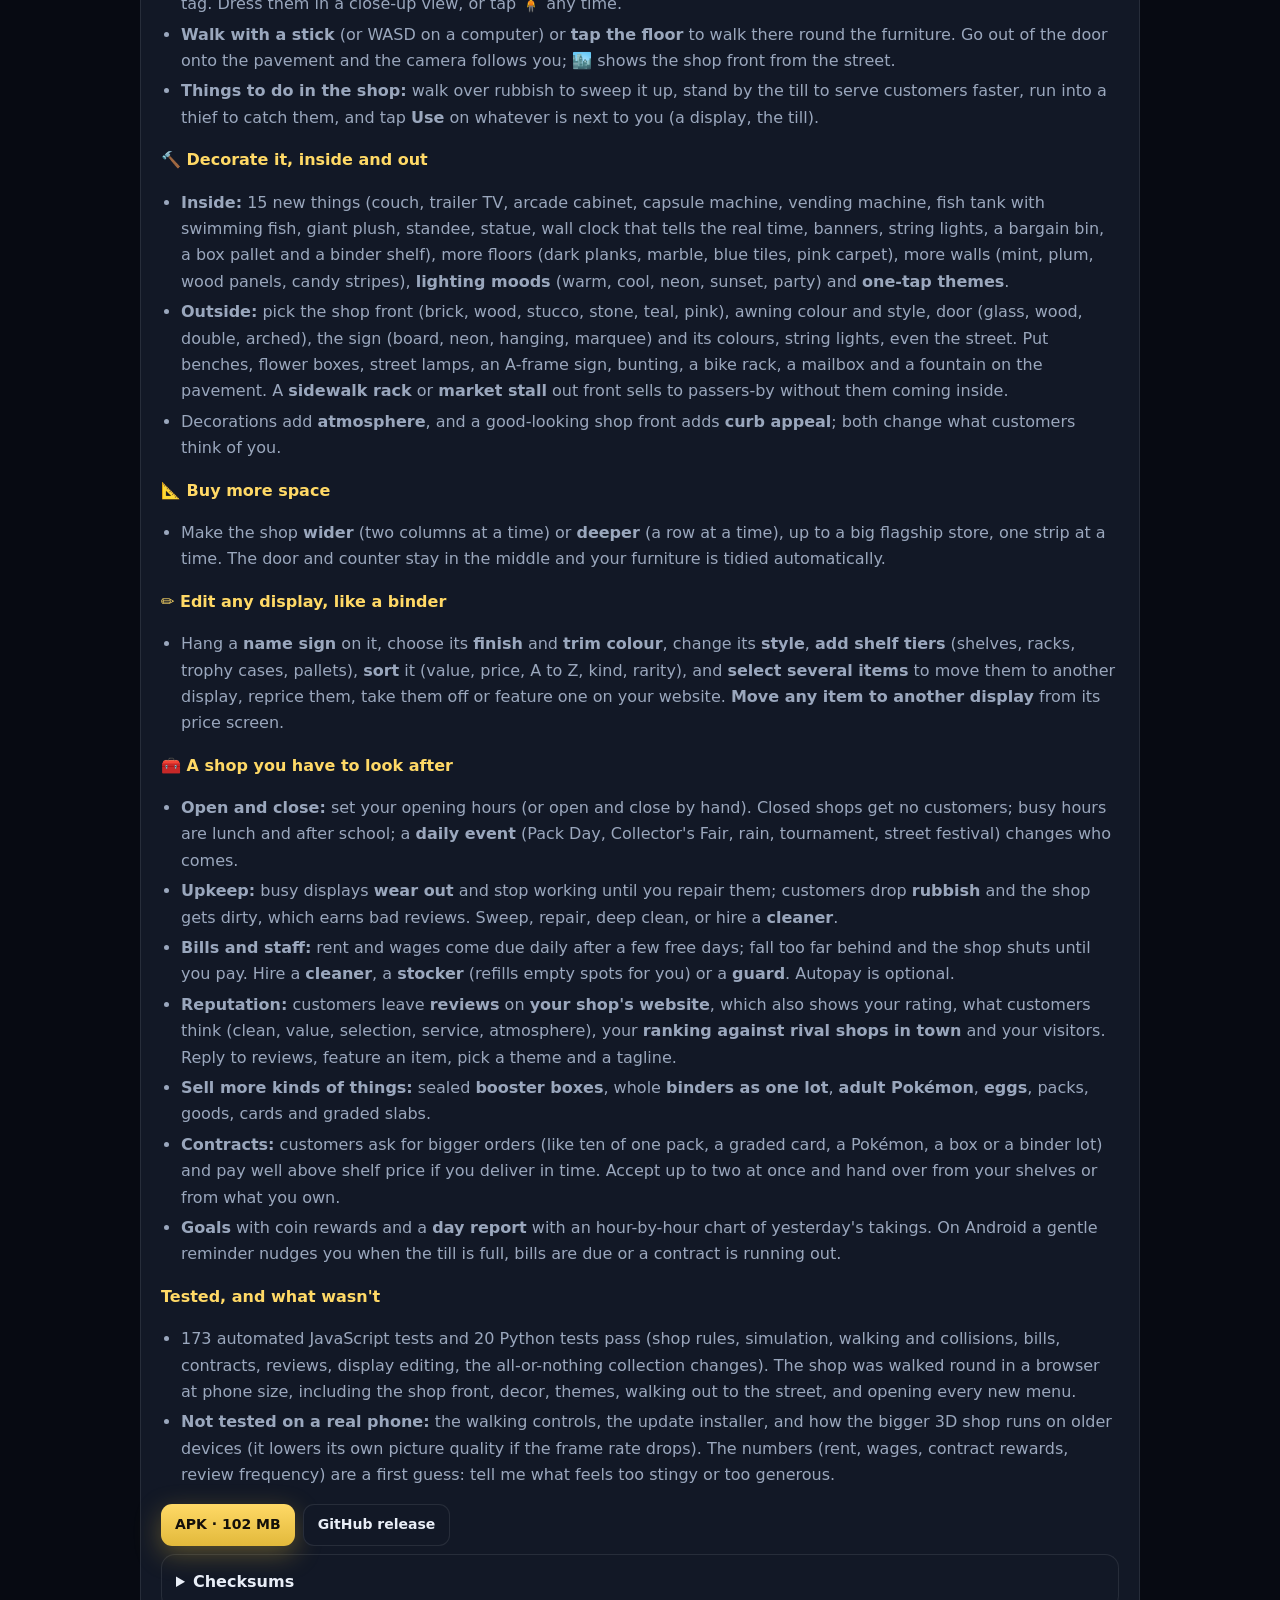
<file: docs/changelog.html>
<!doctype html>
<html lang="en">
<head>
<meta charset="utf-8">
<meta name="viewport" content="width=device-width, initial-scale=1">
<title>Collectify changelog - every release and what changed</title>
<meta name="description" content="The full Collectify changelog: every release for Android and iPhone with notes, sizes, checksums and download links.">
<meta name="theme-color" content="#070a12">
<link rel="stylesheet" href="site.css">
</head>
<body>
<div id="site-header"></div>
<main>
<div class="wrap">
  <div class="pagehead">
    <span class="kicker">Changelog</span>
    <h1>What changed, release by release</h1>
    <p class="lead">Newest first. Every release ships an Android <code>.apk</code> with its checksum. iPhone <code>.ipa</code> files exist for 0.21.0 to 0.31.0; <b>the iPhone version is paused until further notice and won't be updated</b>. Updates install over the old version and keep your data.</p>
    <div class="filter"><input class="search" id="q" type="search" placeholder="Search the changelog (e.g. packs, scanner, trade)…"><span class="pill green" id="count"></span></div>
  </div>
  <div id="list"><div class="rel"><div class="md"><p>Loading…</p></div></div></div>
</div>
</main>
<div id="site-footer"></div>
<script src="site.js"></script>
<script>
(function () {
  var S = window.Site, all = [];
  function title(r) {
    var l = (r.notes || "").split(/\r?\n/).filter(function (x) { return /^##?\s/.test(x) && !/^###/.test(x); })[0];
    return l ? l.replace(/^#+\s*/, "") : "Collectify " + r.version;
  }
  function paint() {
    var q = document.getElementById("q").value.trim().toLowerCase();
    var list = all.filter(function (r) { return !q || (r.notes || "").toLowerCase().indexOf(q) >= 0 || r.version.indexOf(q) >= 0; });
    document.getElementById("count").textContent = list.length + " of " + all.length + " releases";
    document.getElementById("list").innerHTML = list.map(function (r, i) {
      var isNew = all[0] === r;
      return '<article class="rel" id="v' + r.version + '"><header><h2>' + S.esc(title(r)) + (isNew ? '<span class="tag">latest</span>' : "") + '</h2><span class="meta">v' + r.version + " · build " + (r.versionCode || "?") + (r.date ? " · " + S.fmtDate(r.date) : "") + "</span></header>" +
        '<div class="md">' + S.md(r.notes) + "</div>" +
        '<div class="files"><a class="btn small primary" href="' + r.download + '">APK · ' + S.fmtSize(r.size) + "</a>" + (r.ipa ? '<a class="btn small" href="' + r.ipaDownload + '">IPA · ' + S.fmtSize(r.ipaSize) + "</a>" : "") + '<a class="btn small" href="' + r.url + '">GitHub release</a></div>' +
        '<details><summary>Checksums</summary><p style="word-break:break-all;font:12px ui-monospace,monospace">APK SHA-256<br>' + r.sha256 + (r.ipa && r.ipaSha256 ? "<br><br>IPA SHA-256<br>" + r.ipaSha256 : "") + "</p></details></article>";
    }).join("") || '<div class="rel"><div class="md"><p>Nothing matches that.</p></div></div>';
    if (location.hash && !q) { var e = document.getElementById(location.hash.slice(1)); if (e) e.scrollIntoView(); }
  }
  S.releases().then(function (l) { all = l; paint(); document.getElementById("q").addEventListener("input", paint); })
    .catch(function () { document.getElementById("list").innerHTML = '<div class="rel"><div class="md"><p>Couldn\'t load the changelog. See the <a href="' + S.REPO + '/releases">GitHub releases page</a>.</p></div></div>'; });
})();
</script>
</body>
</html>
</file>
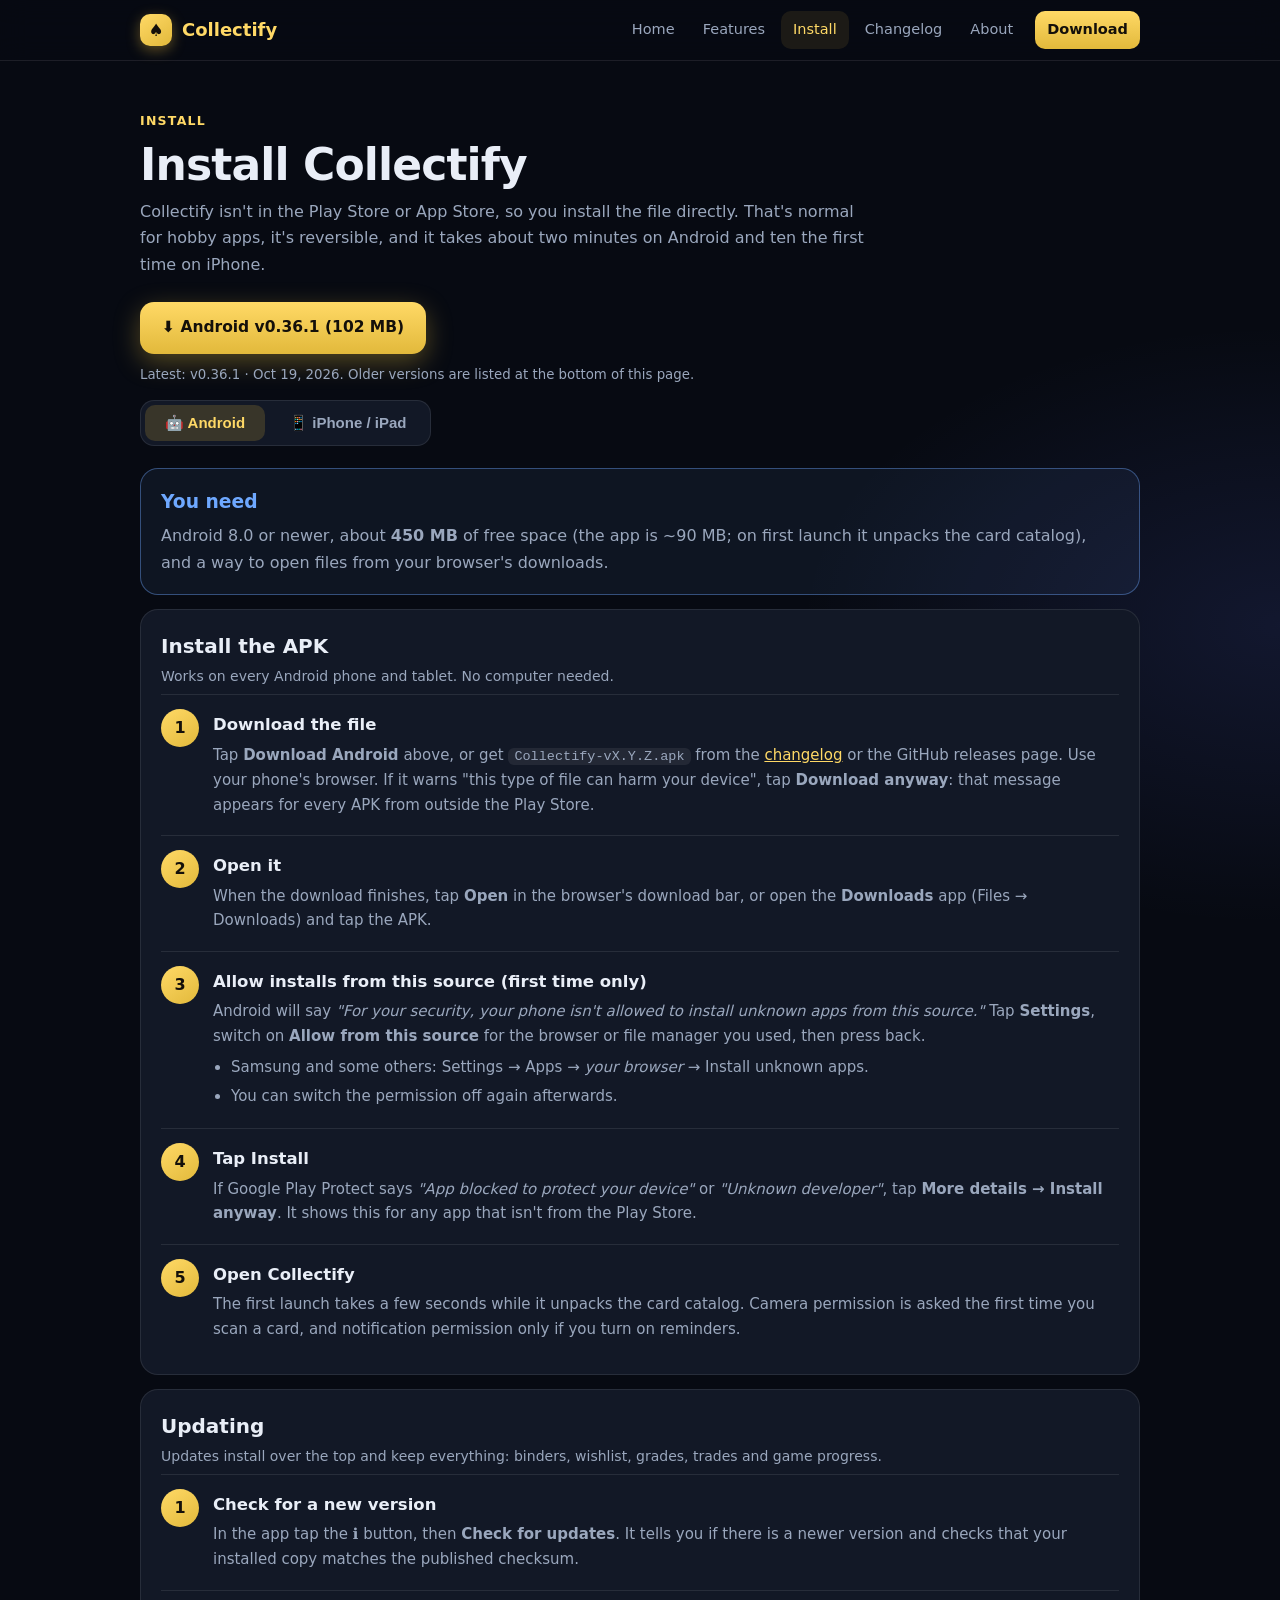
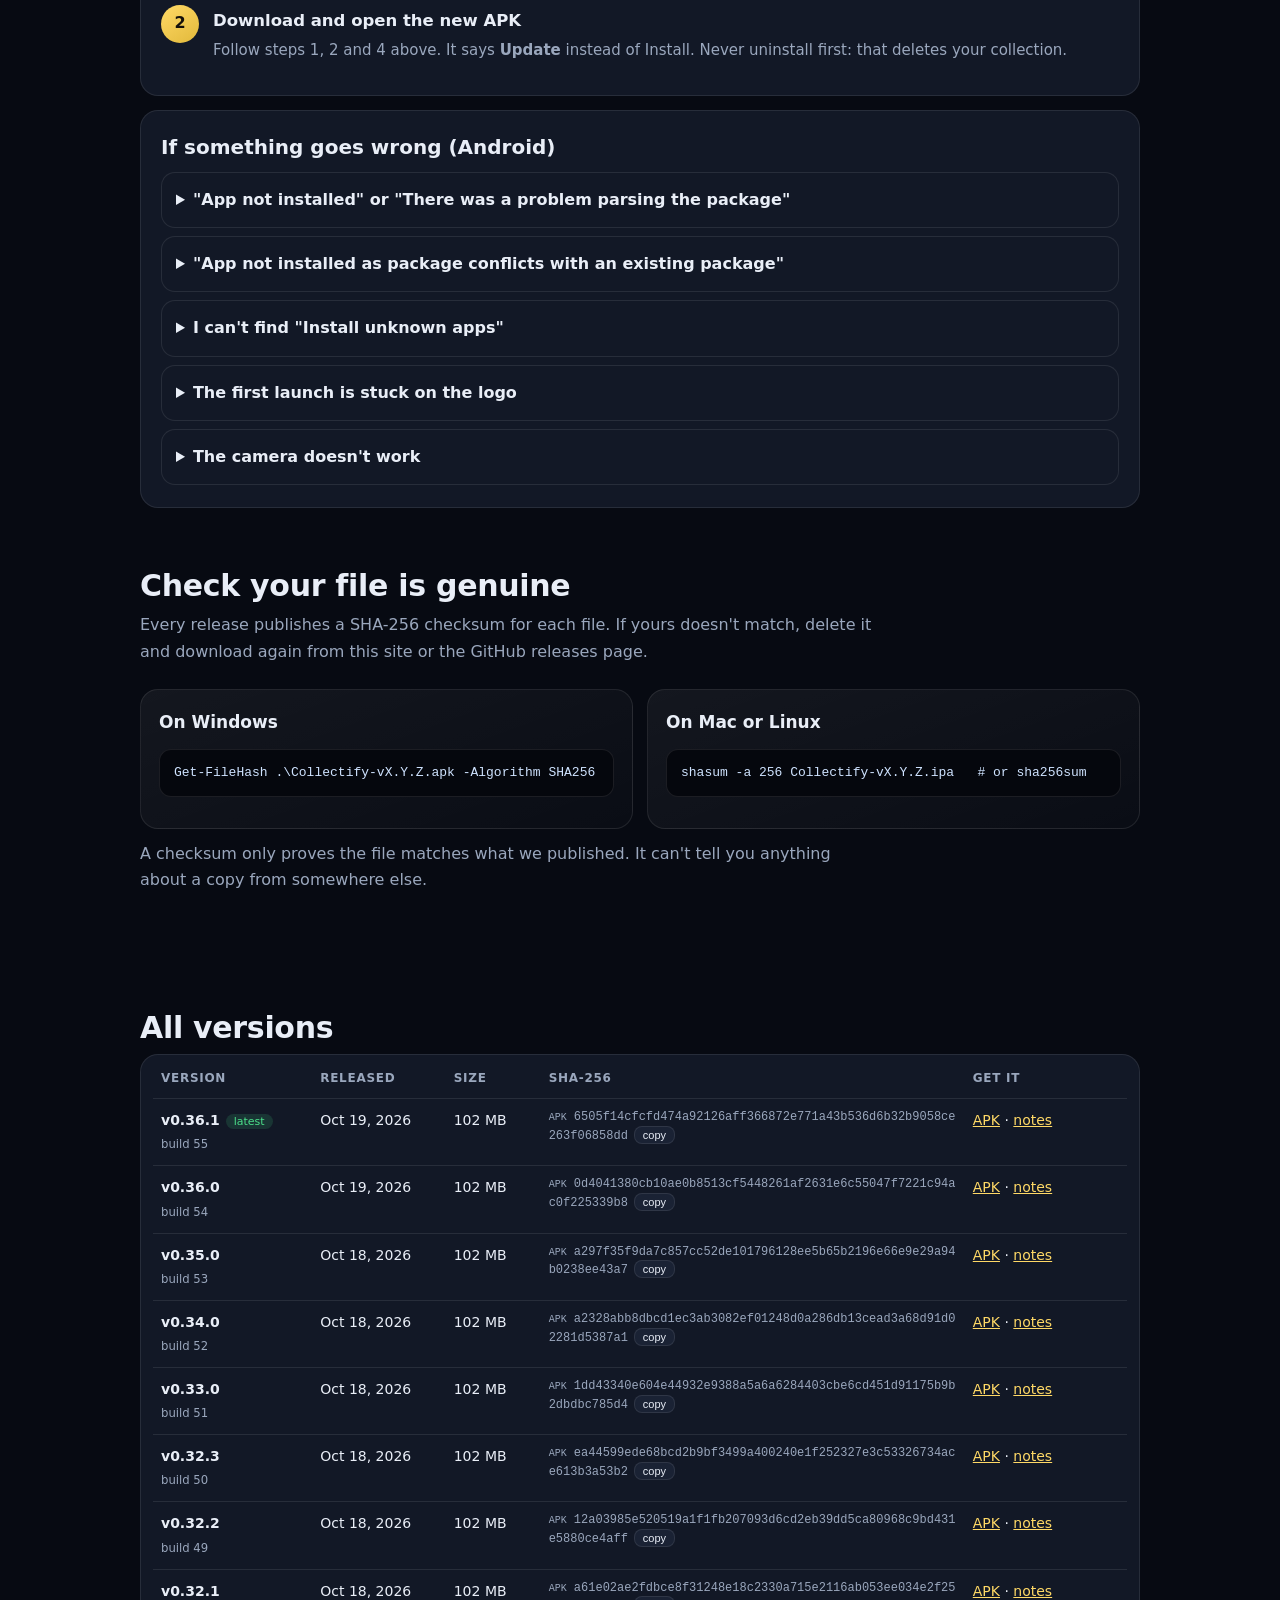
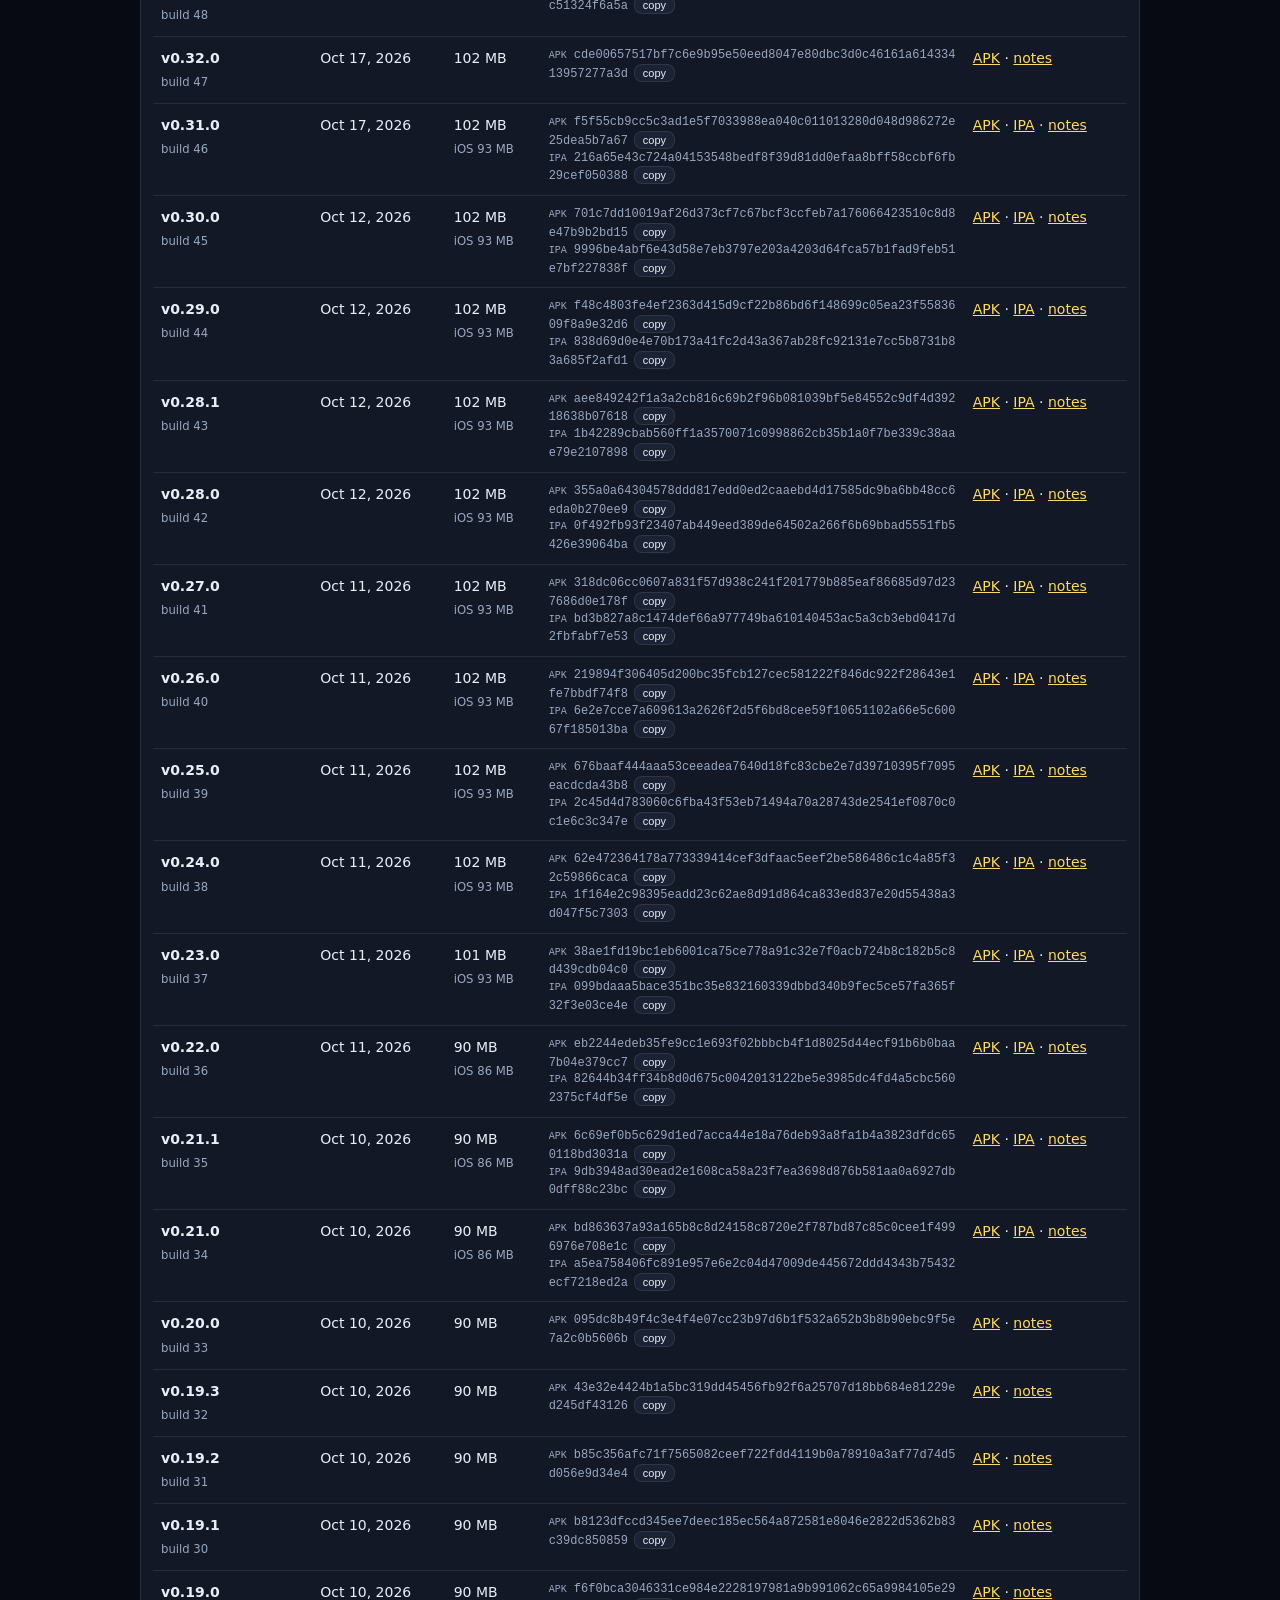
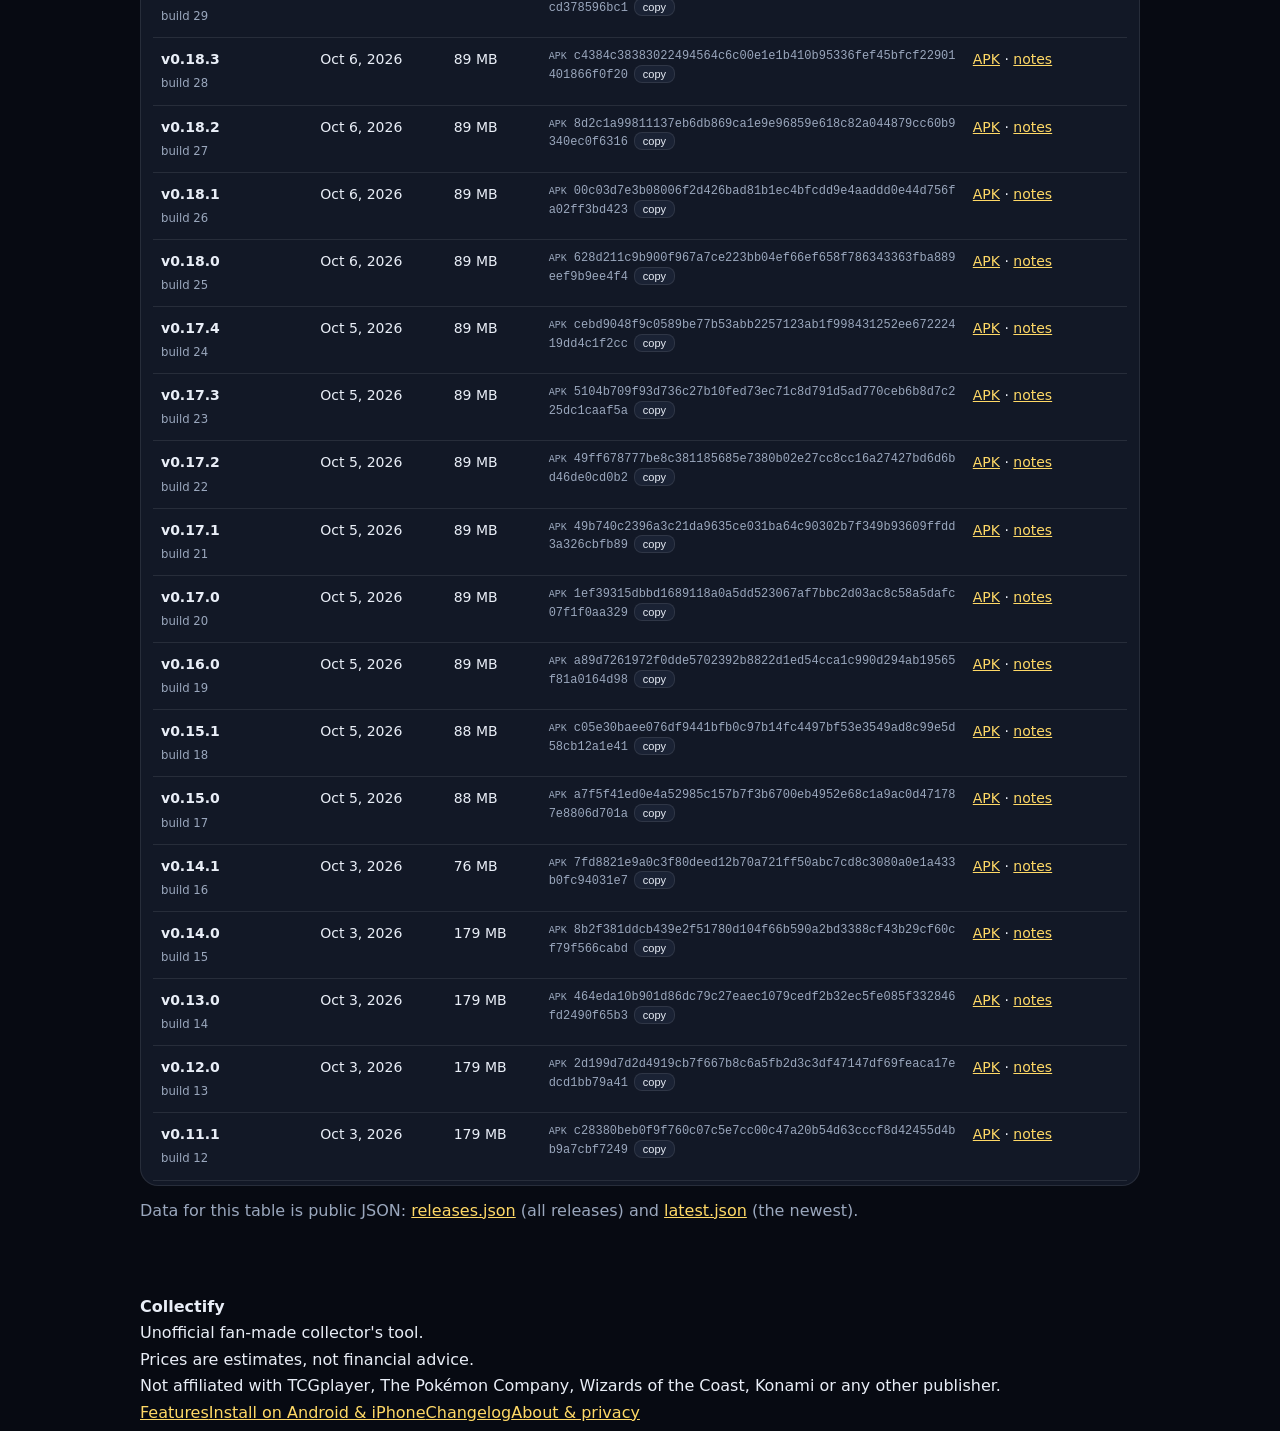
<file: docs/install.html>
<!doctype html>
<html lang="en">
<head>
<meta charset="utf-8">
<meta name="viewport" content="width=device-width, initial-scale=1">
<title>Install Collectify on Android and iPhone</title>
<meta name="description" content="Step-by-step instructions for installing Collectify on Android (APK) and iPhone or iPad (IPA with AltStore, Sideloadly or TrollStore), plus updating, refreshing and troubleshooting.">
<meta name="theme-color" content="#070a12">
<link rel="stylesheet" href="site.css">
</head>
<body>
<div id="site-header"></div>
<main>
<div class="wrap">
  <div class="pagehead" id="download">
    <span class="kicker">Install</span>
    <h1>Install Collectify</h1>
    <p class="lead">Collectify isn't in the Play Store or App Store, so you install the file directly. That's normal for hobby apps, it's reversible, and it takes about two minutes on Android and ten the first time on iPhone.</p>
    <div class="btns" id="dl-btns"></div>
    <small style="display:block;margin-top:10px;color:var(--muted)" id="dl-note"></small>
  </div>

  <div class="tabs" role="tablist">
    <button id="tab-android" class="on" role="tab">🤖 Android</button>
    <button id="tab-iphone" role="tab">📱 iPhone / iPad</button>
  </div>

  <!-- ===================== ANDROID ===================== -->
  <div class="panel on" id="panel-android">
    <div class="callout blue"><h3>You need</h3><p>Android 8.0 or newer, about <b>450 MB</b> of free space (the app is ~90 MB; on first launch it unpacks the card catalog), and a way to open files from your browser's downloads.</p></div>

    <div class="method">
      <h3>Install the APK</h3>
      <p class="sub">Works on every Android phone and tablet. No computer needed.</p>
      <div class="step"><div class="n">1</div><div><h4>Download the file</h4><p>Tap <b>Download Android</b> above, or get <code>Collectify-vX.Y.Z.apk</code> from the <a href="changelog.html">changelog</a> or the GitHub releases page. Use your phone's browser. If it warns "this type of file can harm your device", tap <b>Download anyway</b>: that message appears for every APK from outside the Play Store.</p></div></div>
      <div class="step"><div class="n">2</div><div><h4>Open it</h4><p>When the download finishes, tap <b>Open</b> in the browser's download bar, or open the <b>Downloads</b> app (Files → Downloads) and tap the APK.</p></div></div>
      <div class="step"><div class="n">3</div><div><h4>Allow installs from this source (first time only)</h4><p>Android will say <i>"For your security, your phone isn't allowed to install unknown apps from this source."</i> Tap <b>Settings</b>, switch on <b>Allow from this source</b> for the browser or file manager you used, then press back.</p><ul><li>Samsung and some others: Settings → Apps → <i>your browser</i> → Install unknown apps.</li><li>You can switch the permission off again afterwards.</li></ul></div></div>
      <div class="step"><div class="n">4</div><div><h4>Tap Install</h4><p>If Google Play Protect says <i>"App blocked to protect your device"</i> or <i>"Unknown developer"</i>, tap <b>More details → Install anyway</b>. It shows this for any app that isn't from the Play Store.</p></div></div>
      <div class="step"><div class="n">5</div><div><h4>Open Collectify</h4><p>The first launch takes a few seconds while it unpacks the card catalog. Camera permission is asked the first time you scan a card, and notification permission only if you turn on reminders.</p></div></div>
    </div>

    <div class="method">
      <h3>Updating</h3>
      <p class="sub">Updates install over the top and keep everything: binders, wishlist, grades, trades and game progress.</p>
      <div class="step"><div class="n">1</div><div><h4>Check for a new version</h4><p>In the app tap the <b>ℹ️</b> button, then <b>Check for updates</b>. It tells you if there is a newer version and checks that your installed copy matches the published checksum.</p></div></div>
      <div class="step"><div class="n">2</div><div><h4>Download and open the new APK</h4><p>Follow steps 1, 2 and 4 above. It says <b>Update</b> instead of Install. Never uninstall first: that deletes your collection.</p></div></div>
    </div>

    <div class="method">
      <h3>If something goes wrong (Android)</h3>
      <details><summary>"App not installed" or "There was a problem parsing the package"</summary><p>The download is usually incomplete. Delete it and download again over a stable connection, then compare the SHA-256 (see below). Make sure there's room: the install needs a few hundred MB free.</p></details>
      <details><summary>"App not installed as package conflicts with an existing package"</summary><p>You have a copy of Collectify signed with a different key (a debug or test build). Back up anything you need, uninstall that copy, then install this one. Every official release from 0.11.1 on uses the same key, so normal updates never hit this.</p></details>
      <details><summary>I can't find "Install unknown apps"</summary><p>Search for <i>unknown apps</i> in Settings. On Android 8+ the permission is per app (your browser or file manager), not global.</p></details>
      <details><summary>The first launch is stuck on the logo</summary><p>Give it up to a minute on older phones; it's copying the catalog. If it doesn't move, close the app from recents and open it again. Still stuck? Check you have a few hundred MB free.</p></details>
      <details><summary>The camera doesn't work</summary><p>Settings → Apps → Collectify → Permissions → Camera → Allow. Cards scan best in even light with the card filling most of the frame.</p></details>
    </div>
  </div>

  <!-- ===================== IPHONE ===================== -->
  <div class="panel" id="panel-iphone">
    <div class="callout warn"><h3>⏸ The iPhone version is paused until further notice and won't be updated.</h3>
      <p>New versions are only being built for Android for now, and iPhone builds are paused until further notice. The last build, <b>0.31.0</b>, can still be installed with the steps below and keeps working while its signature lasts, but it will not receive new features or fixes. Everything after 0.31.0 is Android only.</p>
    </div>
    <div class="callout warn"><h3>Read this first: how iPhone installs work</h3>
      <p>Apple only lets apps from the App Store run, apart from ones <b>signed with your own Apple ID</b>. Collectify's <code>.ipa</code> is deliberately <b>unsigned</b>: a sideloading tool signs it for you, on your computer, with your Apple ID. Nothing is installed from us that you didn't sign yourself.</p>
      <p><b>With a free Apple ID the signature lasts 7 days.</b> After that the app stops opening until you "refresh" it (reinstall over the top with the same tool; your data is kept). AltStore can do the refresh automatically in the background when your phone and computer are on the same Wi-Fi. A paid developer account ($99/yr) gives one year. TrollStore installs don't expire at all but only work on certain iOS versions.</p>
    </div>

    <div class="callout" style="margin-top:14px"><h3>Which method should I pick?</h3>
      <div class="tablewrap" style="margin-top:10px;background:transparent;border:0"><table>
        <thead><tr><th></th><th>AltStore</th><th>Sideloadly</th><th>TrollStore</th></tr></thead>
        <tbody>
          <tr><td><b>Computer needed</b></td><td>Windows or Mac (AltServer)</td><td>Windows or Mac</td><td>No (once installed)</td></tr>
          <tr><td><b>Auto-refresh every week</b></td><td>Yes, over Wi-Fi</td><td>Manual (plug in and press Start)</td><td>Not needed</td></tr>
          <tr><td><b>Difficulty</b></td><td>Medium (one-time setup)</td><td>Easiest</td><td>Hardest; only some iOS versions</td></tr>
          <tr><td><b>Best for</b></td><td>Long-term use</td><td>Trying it quickly</td><td>People who already have it</td></tr>
        </tbody></table></div>
      <p style="margin-top:8px">If you're not sure, use <b>Sideloadly</b> to try the app, and move to <b>AltStore</b> if you keep it.</p>
    </div>

    <div class="method">
      <h3>Method 1: Sideloadly (easiest)</h3>
      <p class="sub">A Windows or Mac app that signs and installs the IPA over a USB cable.</p>
      <div class="step"><div class="n">1</div><div><h4>Get the pieces</h4><ul><li>Download Collectify's <code>.ipa</code> to your <b>computer</b> (button above).</li><li>Install <a href="https://sideloadly.io" rel="noopener">Sideloadly</a> from sideloadly.io.</li><li>On Windows, install <b>iTunes</b> and <b>iCloud</b> from Apple's own website (not the Microsoft Store versions), because Sideloadly needs their USB drivers.</li></ul></div></div>
      <div class="step"><div class="n">2</div><div><h4>Connect your iPhone</h4><p>Plug it in with a cable, unlock it and tap <b>Trust This Computer</b> if asked.</p></div></div>
      <div class="step"><div class="n">3</div><div><h4>Load the IPA</h4><p>Drag <code>Collectify-vX.Y.Z.ipa</code> onto the Sideloadly window. Type your <b>Apple ID</b> email. (Using a spare Apple ID just for sideloading is a good habit.)</p></div></div>
      <div class="step"><div class="n">4</div><div><h4>Press Start</h4><p>Enter your Apple ID password when asked. Sideloadly sends it to Apple only, to get a signing certificate. If your account uses two-factor, type the code Apple sends.</p></div></div>
      <div class="step"><div class="n">5</div><div><h4>Trust the app on the iPhone</h4><p>Open <b>Settings → General → VPN &amp; Device Management</b> (on older iOS: <i>Profiles &amp; Device Management</i>), tap your Apple ID under <i>Developer App</i>, then <b>Trust</b>.</p></div></div>
      <div class="step"><div class="n">6</div><div><h4>Turn on Developer Mode (iOS 16 and newer)</h4><p>If Collectify says <i>"Developer Mode required"</i> when you open it: Settings → Privacy &amp; Security → scroll to <b>Developer Mode</b> → On. The phone restarts and asks you to confirm.</p></div></div>
      <div class="step"><div class="n">7</div><div><h4>Open Collectify</h4><p>Allow <b>Camera</b> (scanner and trade QR) and, for in-person trades, <b>Local Network</b>. The first launch unpacks the catalog.</p></div></div>
      <p style="color:var(--muted);font-size:14px"><b>Every 7 days:</b> repeat steps 2 to 4 with the same Apple ID. Because it's the same app and the same ID, it installs over the old copy and keeps your data.</p>
    </div>

    <div class="method">
      <h3>Method 2: AltStore (refreshes itself)</h3>
      <p class="sub">Install AltServer on your computer once; it keeps the app signed in the background.</p>
      <div class="step"><div class="n">1</div><div><h4>Install AltServer and AltStore</h4><p>Follow the official guide at <a href="https://altstore.io" rel="noopener">altstore.io</a> (Windows needs iTunes and iCloud from Apple's website, as above). In short: run AltServer, choose <b>Install AltStore</b> → your iPhone, sign in with your Apple ID.</p></div></div>
      <div class="step"><div class="n">2</div><div><h4>Trust AltStore</h4><p>Settings → General → VPN &amp; Device Management → your Apple ID → <b>Trust</b>. Turn on Developer Mode if asked.</p></div></div>
      <div class="step"><div class="n">3</div><div><h4>Get the IPA onto the iPhone</h4><p>On the iPhone, open this page in Safari and download <code>Collectify-vX.Y.Z.ipa</code>. Then tap <b>Share</b> (or open it from <i>Files → Downloads</i>) and choose <b>Open in AltStore</b>, or open AltStore → <b>My Apps</b> → <b>+</b> and pick the file.</p></div></div>
      <div class="step"><div class="n">4</div><div><h4>Wait for it to finish</h4><p>AltStore signs and installs it. Then open Collectify from the home screen.</p></div></div>
      <div class="step"><div class="n">5</div><div><h4>Keep it refreshed</h4><ul><li>Leave AltServer running on your computer, on the same Wi-Fi as your phone.</li><li>AltStore refreshes apps automatically a day or so before they expire. You can also open AltStore → My Apps → <b>Refresh All</b>.</li><li>A free Apple ID can have <b>3 sideloaded apps</b> at once, and AltStore counts itself.</li></ul></div></div>
    </div>

    <div class="method">
      <h3>Method 3: TrollStore (no expiry)</h3>
      <p class="sub">Only works on specific iOS versions (roughly iOS 14.0 to 16.6.1 and 17.0). Check the TrollStore project to see whether yours is supported before trying.</p>
      <div class="step"><div class="n">1</div><div><h4>Install TrollStore for your iOS version</h4><p>Follow the instructions on the TrollStore project's own page. If your version isn't supported, use Method 1 or 2.</p></div></div>
      <div class="step"><div class="n">2</div><div><h4>Download the IPA in Safari and share it to TrollStore</h4><p>Tap the downloaded file → Share → <b>TrollStore</b> → Install. The signature doesn't expire, so there's nothing to refresh.</p></div></div>
    </div>

    <div class="method">
      <h3>Updating on iPhone</h3>
      <p class="sub">Your data is kept as long as you install the new IPA over the old app with the same Apple ID.</p>
      <div class="step"><div class="n">1</div><div><h4>See if there's something newer</h4><p>In the app tap <b>ℹ️ → Check for updates</b>. On iPhone the About panel also shows how long this install's signature has left (when installed with Sideloadly or AltStore).</p></div></div>
      <div class="step"><div class="n">2</div><div><h4>Download the new IPA and sideload it again</h4><p>Use the same method and the <b>same Apple ID</b> you used the first time. <b>Don't delete the app first</b>: deleting an app on iOS removes its data.</p></div></div>
    </div>

    <div class="method">
      <h3>If something goes wrong (iPhone)</h3>
      <details><summary>"Untrusted Developer" when I open the app</summary><p>Settings → General → VPN &amp; Device Management → tap your Apple ID → <b>Trust</b>.</p></details>
      <details><summary>The app opens and immediately closes, or says it can't be opened</summary><p>Usually the 7-day signature ran out. Sideload it again (Method 1 or 2) with the same Apple ID. Also check Developer Mode is on (iOS 16+).</p></details>
      <details><summary>"Developer Mode" doesn't appear in Settings</summary><p>It only shows up after you've sideloaded an app. Install Collectify, then look in Settings → Privacy &amp; Security again.</p></details>
      <details><summary>Sideloadly says my Apple ID has too many certificates / the app limit was reached</summary><p>Free Apple IDs can have 3 active sideloaded apps and a limited number of certificates per week. Remove an old sideloaded app, or wait a few days, or use a different Apple ID.</p></details>
      <details><summary>Sideloadly or AltServer can't see my iPhone (Windows)</summary><p>Install iTunes and iCloud from Apple's website (not the Microsoft Store), reconnect the cable, and tap Trust on the phone.</p></details>
      <details><summary>Trades don't work / "Local Network" is blocked</summary><p>iPhone asks permission once. Settings → Collectify → <b>Local Network</b> → On. Both phones must be on the same Wi-Fi.</p></details>
      <details><summary>Visiting a friend's island doesn't connect</summary><p>You both need to be on the same Wi-Fi (or one of you on the other's hotspot), and on iPhone Local Network access must be on for Collectify (Settings → Collectify → Local Network). The host keeps the app open while friends are visiting.</p></details>
      <details><summary>Notifications for reminders don't show</summary><p>Settings → Notifications → Collectify → Allow. The app asks the first time you turn a reminder on.</p></details>
      <details><summary>Is it safe to give my Apple ID to Sideloadly or AltStore?</summary><p>Both talk to Apple's own servers to get a free developer certificate; that's how Apple's developer program works. Many people use a separate Apple ID just for this. We never see your Apple ID or password: the IPA is the same unsigned file for everyone.</p></details>
    </div>
  </div>

  <!-- ===================== VERIFY / ALL VERSIONS ===================== -->
  <section id="verify">
    <h2>Check your file is genuine</h2>
    <p class="lead">Every release publishes a SHA-256 checksum for each file. If yours doesn't match, delete it and download again from this site or the GitHub releases page.</p>
    <div class="grid two">
      <div class="card"><h3>On Windows</h3><pre>Get-FileHash .\Collectify-vX.Y.Z.apk -Algorithm SHA256</pre></div>
      <div class="card"><h3>On Mac or Linux</h3><pre>shasum -a 256 Collectify-vX.Y.Z.ipa   # or sha256sum</pre></div>
    </div>
    <p class="lead" style="margin-top:12px">A checksum only proves the file matches what we published. It can't tell you anything about a copy from somewhere else.</p>
  </section>

  <section id="versions">
    <h2>All versions</h2>
    <div class="tablewrap"><table>
      <thead><tr><th>Version</th><th>Released</th><th>Size</th><th>SHA-256</th><th>Get it</th></tr></thead>
      <tbody id="rel-rows"><tr><td colspan="5" style="color:var(--muted)">Loading releases…</td></tr></tbody>
    </table></div>
    <p class="lead" style="margin-top:12px">Data for this table is public JSON: <a href="releases.json">releases.json</a> (all releases) and <a href="latest.json">latest.json</a> (the newest).</p>
  </section>
</div>
</main>
<div id="site-footer"></div>
<script src="site.js"></script>
<script>
(function () {
  var S = window.Site;
  function show(which) {
    ["android", "iphone"].forEach(function (k) {
      document.getElementById("panel-" + k).classList.toggle("on", k === which);
      document.getElementById("tab-" + k).classList.toggle("on", k === which);
    });
    try { history.replaceState(null, "", "#" + which); } catch (e) {}
  }
  document.getElementById("tab-android").onclick = function () { show("android"); };
  document.getElementById("tab-iphone").onclick = function () { show("iphone"); };
  var h = (location.hash || "").replace("#", "");
  var ua = navigator.userAgent || "";
  if (h === "iphone" || h === "ios") show("iphone");
  else if (h === "android") show("android");
  else if (/iPhone|iPad|iPod/.test(ua)) show("iphone");

  S.releases().then(function (list) {
    var r = list[0]; if (!r) return;
    var box = document.getElementById("dl-btns");
    box.innerHTML = '<a class="btn primary" href="' + r.download + '">⬇ Android v' + r.version + ' (' + S.fmtSize(r.size) + ')</a>' + (r.ipa ? '<a class="btn" href="' + r.ipaDownload + '">⬇ iPhone v' + r.version + ' (' + S.fmtSize(r.ipaSize) + ')</a>' : "");
    document.getElementById("dl-note").textContent = "Latest: v" + r.version + (r.date ? " · " + S.fmtDate(r.date) : "") + ". Older versions are listed at the bottom of this page.";
    document.getElementById("rel-rows").innerHTML = list.map(function (x, i) {
      return '<tr><td><b>v' + x.version + '</b>' + (i === 0 ? '<span class="tag">latest</span>' : "") + '<br><small style="color:var(--muted)">build ' + (x.versionCode || "?") + '</small></td>' +
        '<td>' + (x.date ? S.fmtDate(x.date) : "") + '</td>' +
        '<td>' + S.fmtSize(x.size) + (x.ipa ? '<br><small style="color:var(--muted)">iOS ' + S.fmtSize(x.ipaSize) + '</small>' : "") + '</td>' +
        '<td class="hash"><small style="color:var(--muted)">APK</small> ' + x.sha256 + '<button class="copy" data-h="' + x.sha256 + '">copy</button>' + (x.ipa && x.ipaSha256 ? '<br><small style="color:var(--muted)">IPA</small> ' + x.ipaSha256 + '<button class="copy" data-h="' + x.ipaSha256 + '">copy</button>' : "") + '</td>' +
        '<td><a href="' + x.download + '">APK</a>' + (x.ipa ? ' · <a href="' + x.ipaDownload + '">IPA</a>' : "") + ' · <a href="' + x.url + '">notes</a></td></tr>';
    }).join("");
    S.copyButtons();
  }).catch(function () { document.getElementById("rel-rows").innerHTML = '<tr><td colspan="5">Couldn\'t load the list. See the <a href="' + S.REPO + '/releases">releases page</a>.</td></tr>'; });
})();
</script>
</body>
</html>
</file>
<file: docs/site.css>
:root { --bg: #070a12; --panel: #121826; --panel2: #1a2234; --line: rgba(255,255,255,.09); --text: #e9eef7; --muted: #9aa7bd; --gold: #e2b93b; --gold2: #ffd966; --ok: #4be08a; --bad: #ff7b7b; --blue: #6ea8ff; }
* { box-sizing: border-box; }
html { scroll-behavior: smooth; }
body { margin: 0; background: radial-gradient(900px 500px at 15% -10%, rgba(226,185,59,.13), transparent 60%), radial-gradient(800px 500px at 100% 10%, rgba(100,120,255,.12), transparent 60%), var(--bg); color: var(--text); font: 16px/1.65 system-ui, -apple-system, "Segoe UI", Roboto, sans-serif; -webkit-font-smoothing: antialiased; }
a { color: var(--gold2); }
img { max-width: 100%; }
.wrap { max-width: 1040px; margin: 0 auto; padding: 0 20px; }
.top { position: sticky; top: 0; z-index: 20; backdrop-filter: blur(14px); background: rgba(7,10,18,.78); border-bottom: 1px solid var(--line); }
.top .wrap { display: flex; align-items: center; justify-content: space-between; height: 60px; gap: 14px; }
.brand { display: flex; align-items: center; gap: 10px; font-weight: 800; font-size: 18px; color: var(--gold2); text-decoration: none; }
.mark { width: 32px; height: 32px; border-radius: 10px; background: linear-gradient(145deg, var(--gold2), var(--gold)); display: grid; place-items: center; color: #14100a; font-size: 17px; box-shadow: 0 4px 14px rgba(226,185,59,.4); }
nav.main { display: flex; align-items: center; gap: 4px; }
nav.main a { padding: 7px 12px; border-radius: 10px; font-size: 14.5px; color: var(--muted); text-decoration: none; }
nav.main a:hover { color: var(--text); background: rgba(255,255,255,.05); }
nav.main a.on { color: var(--gold2); background: rgba(226,185,59,.1); }
nav.main a.dl { background: linear-gradient(180deg, var(--gold2), var(--gold)); color: #14100a; font-weight: 700; margin-left: 6px; }
.menu-btn { display: none; background: var(--panel); border: 1px solid var(--line); color: var(--text); border-radius: 10px; width: 40px; height: 36px; font-size: 18px; cursor: pointer; }
@media (max-width: 760px) {
  .menu-btn { display: block; }
  nav.main { display: none; position: absolute; top: 60px; left: 0; right: 0; flex-direction: column; align-items: stretch; background: rgba(7,10,18,.97); padding: 10px 16px 16px; border-bottom: 1px solid var(--line); }
  nav.main.open { display: flex; }
  nav.main a { padding: 12px; font-size: 16px; }
  nav.main a.dl { margin: 6px 0 0; text-align: center; }
}
.hero { padding: 64px 0 28px; display: grid; grid-template-columns: 1.15fr .85fr; gap: 36px; align-items: center; }
.hero h1 { font-size: clamp(34px, 5.6vw, 56px); line-height: 1.07; margin: 0 0 16px; letter-spacing: -.02em; }
.hero h1 span { background: linear-gradient(135deg, var(--gold2), #ff9d5c); -webkit-background-clip: text; background-clip: text; color: transparent; }
.hero p.lead { font-size: 18px; color: var(--muted); max-width: 560px; margin: 0 0 26px; }
.hero small { display: block; margin-top: 14px; color: var(--muted); font-size: 13px; }
@media (max-width: 860px) { .hero { grid-template-columns: 1fr; text-align: center; padding-top: 40px; } .hero p.lead { margin-left: auto; margin-right: auto; } .btns { justify-content: center; } .phone { margin: 0 auto; } }
.btns { display: flex; gap: 12px; flex-wrap: wrap; }
.btn { display: inline-flex; align-items: center; gap: 8px; padding: 13px 22px; border-radius: 14px; font-weight: 700; text-decoration: none; border: 1px solid var(--line); color: var(--text); background: var(--panel); transition: transform .15s, box-shadow .2s; font-size: 15.5px; }
.btn:hover { transform: translateY(-2px); }
.btn.primary { background: linear-gradient(180deg, var(--gold2), var(--gold)); color: #14100a; border: 0; box-shadow: 0 8px 26px rgba(226,185,59,.35); }
.btn.small { padding: 8px 14px; font-size: 14px; border-radius: 11px; }
.phone { width: 270px; aspect-ratio: 9 / 18.5; border-radius: 40px; border: 9px solid #1c2233; background: #0b0f1a; box-shadow: 0 30px 70px rgba(0,0,0,.55), 0 0 0 1px rgba(255,255,255,.08); position: relative; overflow: hidden; }
.phone::before { content: ""; position: absolute; top: 9px; left: 50%; width: 76px; height: 20px; border-radius: 12px; background: #05070d; transform: translateX(-50%); z-index: 3; }
.phone img { position: absolute; inset: 0; width: 100%; height: 100%; object-fit: cover; object-position: top; opacity: 0; transition: opacity .8s; }
.phone img.on { opacity: 1; }
.phone .ph-empty { position: absolute; inset: 0; display: grid; place-items: center; color: var(--muted); font-size: 44px; }
section { padding: 46px 0; }
h2 { font-size: 30px; margin: 0 0 8px; letter-spacing: -.01em; line-height: 1.2; }
h3 { margin: 0 0 6px; }
.lead { color: var(--muted); max-width: 740px; margin: 0 0 24px; }
.kicker { display: inline-block; font-size: 12.5px; font-weight: 700; letter-spacing: .1em; text-transform: uppercase; color: var(--gold2); margin-bottom: 8px; }
.grid { display: grid; grid-template-columns: repeat(auto-fit, minmax(250px, 1fr)); gap: 14px; }
.grid.two { grid-template-columns: repeat(auto-fit, minmax(320px, 1fr)); }
.card { background: linear-gradient(160deg, rgba(255,255,255,.055), rgba(255,255,255,.015)); border: 1px solid var(--line); border-radius: 18px; padding: 18px; }
.card h3 { font-size: 17px; }
.card p, .card li { color: var(--muted); font-size: 14.5px; }
.card p { margin: 0; }
.card .ic { font-size: 26px; margin-bottom: 8px; }
a.card { text-decoration: none; color: inherit; display: block; transition: transform .15s, border-color .2s; }
a.card:hover { transform: translateY(-3px); border-color: rgba(226,185,59,.45); }
.pill { display: inline-block; font-size: 12px; font-weight: 700; padding: 2px 10px; border-radius: 99px; background: rgba(226,185,59,.15); color: var(--gold2); border: 1px solid rgba(226,185,59,.4); }
.pill.blue { background: rgba(110,168,255,.14); color: var(--blue); border-color: rgba(110,168,255,.4); }
.pill.green { background: rgba(75,224,138,.12); color: var(--ok); border-color: rgba(75,224,138,.4); }
.stats { display: grid; grid-template-columns: repeat(auto-fit, minmax(150px, 1fr)); gap: 12px; }
.stat { text-align: center; padding: 18px 10px; border-radius: 16px; border: 1px solid var(--line); background: var(--panel); }
.stat b { display: block; font-size: 30px; color: var(--gold2); line-height: 1.1; }
.stat span { font-size: 13px; color: var(--muted); }
ol.steps { padding-left: 22px; margin: 8px 0; } ol.steps li { margin: 9px 0; } ol.steps b { color: var(--text); } ol.steps, ul.plain { color: var(--muted); }
ul.plain { padding-left: 20px; margin: 8px 0; } ul.plain li { margin: 6px 0; }
.callout { border: 1px solid rgba(226,185,59,.4); background: rgba(226,185,59,.07); border-radius: 18px; padding: 18px 20px; }
.callout.blue { border-color: rgba(110,168,255,.4); background: rgba(110,168,255,.07); }
.callout.warn { border-color: rgba(255,123,123,.4); background: rgba(255,123,123,.06); }
.callout h3 { margin: 0 0 6px; color: var(--gold2); }
.callout.blue h3 { color: var(--blue); }
.callout.warn h3 { color: var(--bad); }
.callout p { margin: 0; color: var(--muted); }
.callout p + p { margin-top: 8px; }
table { width: 100%; border-collapse: collapse; font-size: 14px; }
th, td { text-align: left; padding: 10px 8px; border-bottom: 1px solid var(--line); vertical-align: top; }
th { color: var(--muted); font-weight: 600; font-size: 12px; text-transform: uppercase; letter-spacing: .06em; }
td.hash { font: 12px/1.4 ui-monospace, SFMono-Regular, Menlo, Consolas, monospace; word-break: break-all; color: var(--muted); max-width: 340px; }
.tablewrap { overflow-x: auto; border: 1px solid var(--line); border-radius: 18px; padding: 4px 12px; background: var(--panel); }
button.copy { margin-left: 6px; background: var(--panel2); color: var(--text); border: 1px solid var(--line); border-radius: 8px; padding: 2px 8px; font-size: 11px; cursor: pointer; }
pre, code { font-family: ui-monospace, SFMono-Regular, Menlo, Consolas, monospace; }
pre { background: #05070d; border: 1px solid var(--line); border-radius: 12px; padding: 12px 14px; overflow-x: auto; font-size: 13px; color: #cfe3ff; }
code { background: rgba(255,255,255,.07); padding: 1px 6px; border-radius: 6px; font-size: .9em; }
details { border: 1px solid var(--line); border-radius: 14px; padding: 4px 14px; margin: 8px 0; background: var(--panel); }
summary { cursor: pointer; padding: 10px 0; font-weight: 600; }
details p, details li { color: var(--muted); }
details p { margin: 0 0 12px; }
footer { padding: 40px 0 60px; color: var(--muted); font-size: 13px; border-top: 1px solid var(--line); margin-top: 30px; }
footer .cols { display: flex; gap: 40px; flex-wrap: wrap; justify-content: space-between; }
footer a { color: var(--muted); } footer a:hover { color: var(--gold2); }
footer .links { display: flex; flex-direction: column; gap: 4px; }
.ok { color: var(--ok); } .tag { font-size: 11px; background: rgba(75,224,138,.14); color: var(--ok); border-radius: 99px; padding: 1px 8px; margin-left: 6px; }
/* page header (inner pages) */
.pagehead { padding: 46px 0 8px; }
.pagehead h1 { font-size: clamp(30px, 4.6vw, 44px); margin: 0 0 10px; letter-spacing: -.02em; line-height: 1.12; }
/* feature rows with a screenshot */
.feat { display: grid; grid-template-columns: 1fr 260px; gap: 30px; align-items: center; padding: 30px 0; border-top: 1px solid var(--line); }
.feat:nth-of-type(even) { grid-template-columns: 260px 1fr; } .feat:nth-of-type(even) .shot { order: -1; }
.feat h2 { font-size: 26px; } .feat .tagline { color: var(--gold2); font-weight: 600; margin: 0 0 10px; }
.feat ul { color: var(--muted); padding-left: 20px; margin: 10px 0 0; } .feat li { margin: 6px 0; }
.shot { justify-self: center; width: 240px; aspect-ratio: 9 / 18; border-radius: 28px; border: 6px solid #1c2233; overflow: hidden; background: #0b0f1a; box-shadow: 0 20px 50px rgba(0,0,0,.5); }
.shot img { width: 100%; height: 100%; object-fit: cover; object-position: top; display: block; }
.shot.empty { display: none; }
.feat.noshot { grid-template-columns: 1fr; } .feat.noshot .shot { display: none; }
@media (max-width: 760px) { .feat, .feat:nth-of-type(even) { grid-template-columns: 1fr; } .feat:nth-of-type(even) .shot { order: 0; } }
.toc { display: flex; flex-wrap: wrap; gap: 8px; margin: 14px 0 0; }
.toc a { padding: 7px 14px; border-radius: 99px; border: 1px solid var(--line); background: var(--panel); color: var(--muted); text-decoration: none; font-size: 14px; }
.toc a:hover { color: var(--gold2); border-color: rgba(226,185,59,.45); }
/* install page tabs + step cards */
.tabs { display: inline-flex; gap: 4px; padding: 4px; border-radius: 14px; background: var(--panel); border: 1px solid var(--line); margin: 6px 0 22px; }
.tabs button { background: transparent; border: 0; color: var(--muted); padding: 9px 20px; border-radius: 10px; font-size: 15px; font-weight: 700; cursor: pointer; }
.tabs button.on { background: rgba(226,185,59,.18); color: var(--gold2); }
.panel { display: none; } .panel.on { display: block; }
.step { display: grid; grid-template-columns: 38px 1fr; gap: 14px; padding: 14px 0; border-top: 1px solid var(--line); }
.step:first-child { border-top: 0; }
.step .n { width: 38px; height: 38px; border-radius: 50%; display: grid; place-items: center; font-weight: 800; color: #14100a; background: linear-gradient(145deg, var(--gold2), var(--gold)); }
.step h4 { margin: 2px 0 4px; font-size: 16.5px; } .step p, .step li { color: var(--muted); font-size: 15px; margin: 4px 0; } .step ul { padding-left: 18px; margin: 6px 0; }
.method { border: 1px solid var(--line); border-radius: 18px; padding: 8px 20px 14px; margin: 14px 0; background: var(--panel); }
.method > h3 { margin: 12px 0 2px; font-size: 20px; } .method > .sub { color: var(--muted); font-size: 14px; margin: 0 0 6px; }
.tl { display: flex; gap: 8px; flex-wrap: wrap; margin: 6px 0 4px; }
/* changelog */
.rel { border: 1px solid var(--line); border-radius: 18px; background: var(--panel); padding: 6px 20px 14px; margin: 14px 0; }
.rel header { display: flex; flex-wrap: wrap; align-items: baseline; justify-content: space-between; gap: 8px; padding: 12px 0 4px; }
.rel header h2 { font-size: 22px; margin: 0; } .rel header .meta { color: var(--muted); font-size: 13px; }
.rel .md h2, .rel .md h3 { font-size: 16px; margin: 16px 0 4px; color: var(--gold2); } .rel .md ul { padding-left: 20px; color: var(--muted); } .rel .md li { margin: 4px 0; } .rel .md p { color: var(--muted); margin: 8px 0; }
.rel .files { display: flex; gap: 8px; flex-wrap: wrap; margin-top: 10px; }
.filter { display: flex; gap: 8px; align-items: center; flex-wrap: wrap; margin: 16px 0 6px; }
input.search { background: var(--panel); border: 1px solid var(--line); color: var(--text); border-radius: 12px; padding: 10px 14px; font-size: 15px; min-width: 240px; }
@media (max-width: 600px) { .hero { padding-top: 36px; } }
</file>
